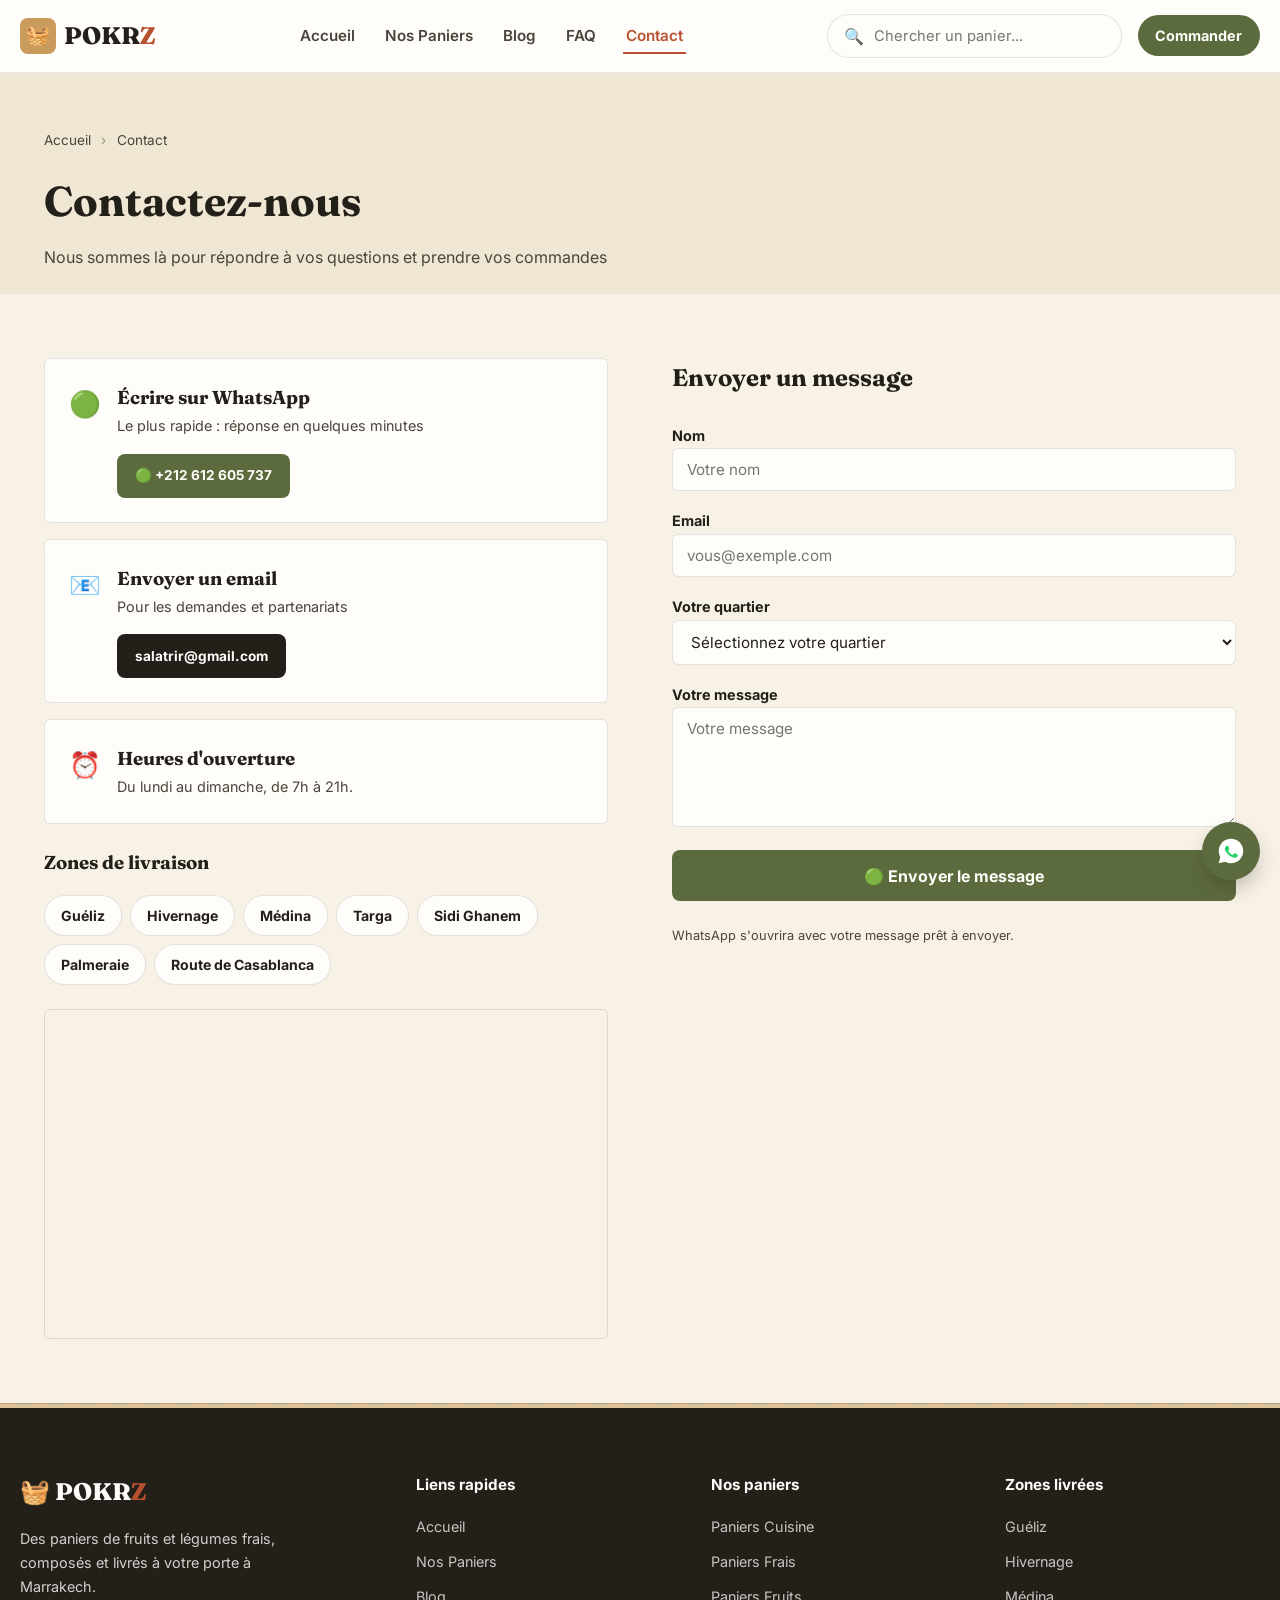
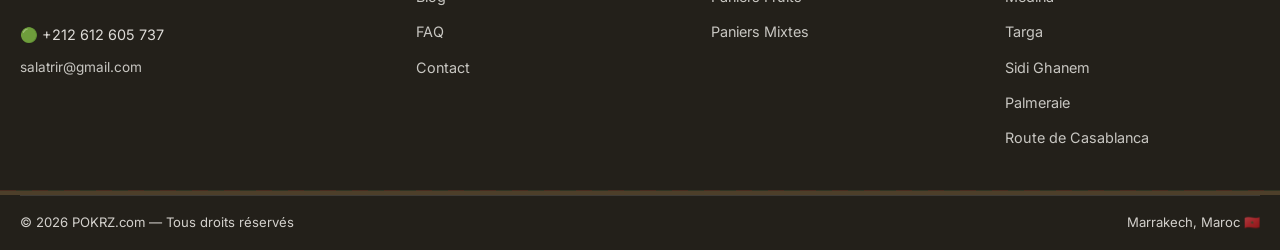
<file: contact.html>
<!DOCTYPE html>
<html lang="fr" dir="ltr">
<head>
  <meta charset="UTF-8">
  <meta name="viewport" content="width=device-width, initial-scale=1.0">
  <title>Contact — POKRZ Marrakech</title>
  <meta name="description" content="Contactez POKRZ pour vos paniers de fruits et légumes frais à Marrakech. Écrivez-nous sur WhatsApp ou par email.">
  <link rel="canonical" href="https://pokrz.com/contact.html">
  <meta name="theme-color" content="#5C6B3D">
  <link rel="manifest" href="manifest.json">
  <link rel="preconnect" href="https://fonts.googleapis.com">
  <link rel="preconnect" href="https://fonts.gstatic.com" crossorigin>
  <link href="https://fonts.googleapis.com/css2?family=Fraunces:ital,wght@0,700;0,800;1,500&family=Inter:wght@400;600;700&display=swap" rel="stylesheet">
  <link rel="stylesheet" href="assets/css/style.css">
</head>
<body>
<div id="site-header-placeholder"></div>

<main id="main-content">

  <div class="page-head">
    <div class="wrap">
      <nav class="breadcrumbs" aria-label="breadcrumb">
        <a href="index.html">Accueil</a>
        <span class="sep">›</span>
        <span>Contact</span>
      </nav>
      <h1>Contactez-nous</h1>
      <p>Nous sommes là pour répondre à vos questions et prendre vos commandes</p>
    </div>
  </div>

  <section class="section">
    <div class="wrap">
      <div class="contact-grid">

        <div>
          <div class="contact-card">
            <span class="icon">🟢</span>
            <div>
              <h3>Écrire sur WhatsApp</h3>
              <p style="color:var(--color-ink-soft);font-size:.9rem;">Le plus rapide : réponse en quelques minutes</p>
              <a href="https://wa.me/212612605737" target="_blank" rel="noopener" class="btn btn-primary btn-sm mt-2">
                🟢 +212 612 605 737
              </a>
            </div>
          </div>

          <div class="contact-card">
            <span class="icon">📧</span>
            <div>
              <h3>Envoyer un email</h3>
              <p style="color:var(--color-ink-soft);font-size:.9rem;">Pour les demandes et partenariats</p>
              <a href="mailto:salatrir@gmail.com" class="btn btn-dark btn-sm mt-2">
                salatrir@gmail.com
              </a>
            </div>
          </div>

          <div class="contact-card">
            <span class="icon">⏰</span>
            <div>
              <h3>Heures d'ouverture</h3>
              <p style="color:var(--color-ink-soft);font-size:.9rem;">Du lundi au dimanche, de 7h à 21h.</p>
            </div>
          </div>

          <h3 style="margin:var(--space-3) 0 var(--space-2);">Zones de livraison</h3>
          <div style="display:flex;flex-wrap:wrap;gap:.5rem;">
            <span class="area-pill">Guéliz</span>
            <span class="area-pill">Hivernage</span>
            <span class="area-pill">Médina</span>
            <span class="area-pill">Targa</span>
            <span class="area-pill">Sidi Ghanem</span>
            <span class="area-pill">Palmeraie</span>
            <span class="area-pill">Route de Casablanca</span>
          </div>

          <div class="map-frame">
            <iframe
              src="https://www.openstreetmap.org/export/embed.html?bbox=-8.05%2C31.59%2C-7.90%2C31.67&layer=mapnik&marker=31.6295%2C-7.9811"
              title="Carte de Marrakech — POKRZ"
              loading="lazy"
              allowfullscreen>
            </iframe>
          </div>
        </div>

        <div>
          <h2 style="margin-bottom:var(--space-3);">Envoyer un message</h2>
          <form class="contact-form" id="contact-form" novalidate>
            <div>
              <label for="f-name">Nom</label>
              <input type="text" id="f-name" name="name" required placeholder="Votre nom">
            </div>
            <div>
              <label for="f-email">Email</label>
              <input type="email" id="f-email" name="email" placeholder="vous@exemple.com">
            </div>
            <div>
              <label for="f-area">Votre quartier</label>
              <select id="f-area" name="area">
                <option value="">Sélectionnez votre quartier</option>
                <option>Guéliz</option>
                <option>Hivernage</option>
                <option>Médina</option>
                <option>Targa</option>
                <option>Sidi Ghanem</option>
                <option>Palmeraie</option>
                <option>Route de Casablanca</option>
                <option>Autre quartier</option>
              </select>
            </div>
            <div>
              <label for="f-msg">Votre message</label>
              <textarea id="f-msg" name="message" rows="5" required placeholder="Votre message"></textarea>
            </div>
            <button type="submit" class="btn btn-primary btn-block">
              🟢 Envoyer le message
            </button>
            <p style="font-size:.8rem;color:var(--color-ink-soft);margin-top:.5rem;">
              WhatsApp s'ouvrira avec votre message prêt à envoyer.
            </p>
          </form>
        </div>

      </div>
    </div>
  </section>

</main>

<div id="site-footer-placeholder"></div>
<script src="assets/js/paniers.js"></script>
<script src="assets/js/app.js"></script>
</body>
</html>
</file>
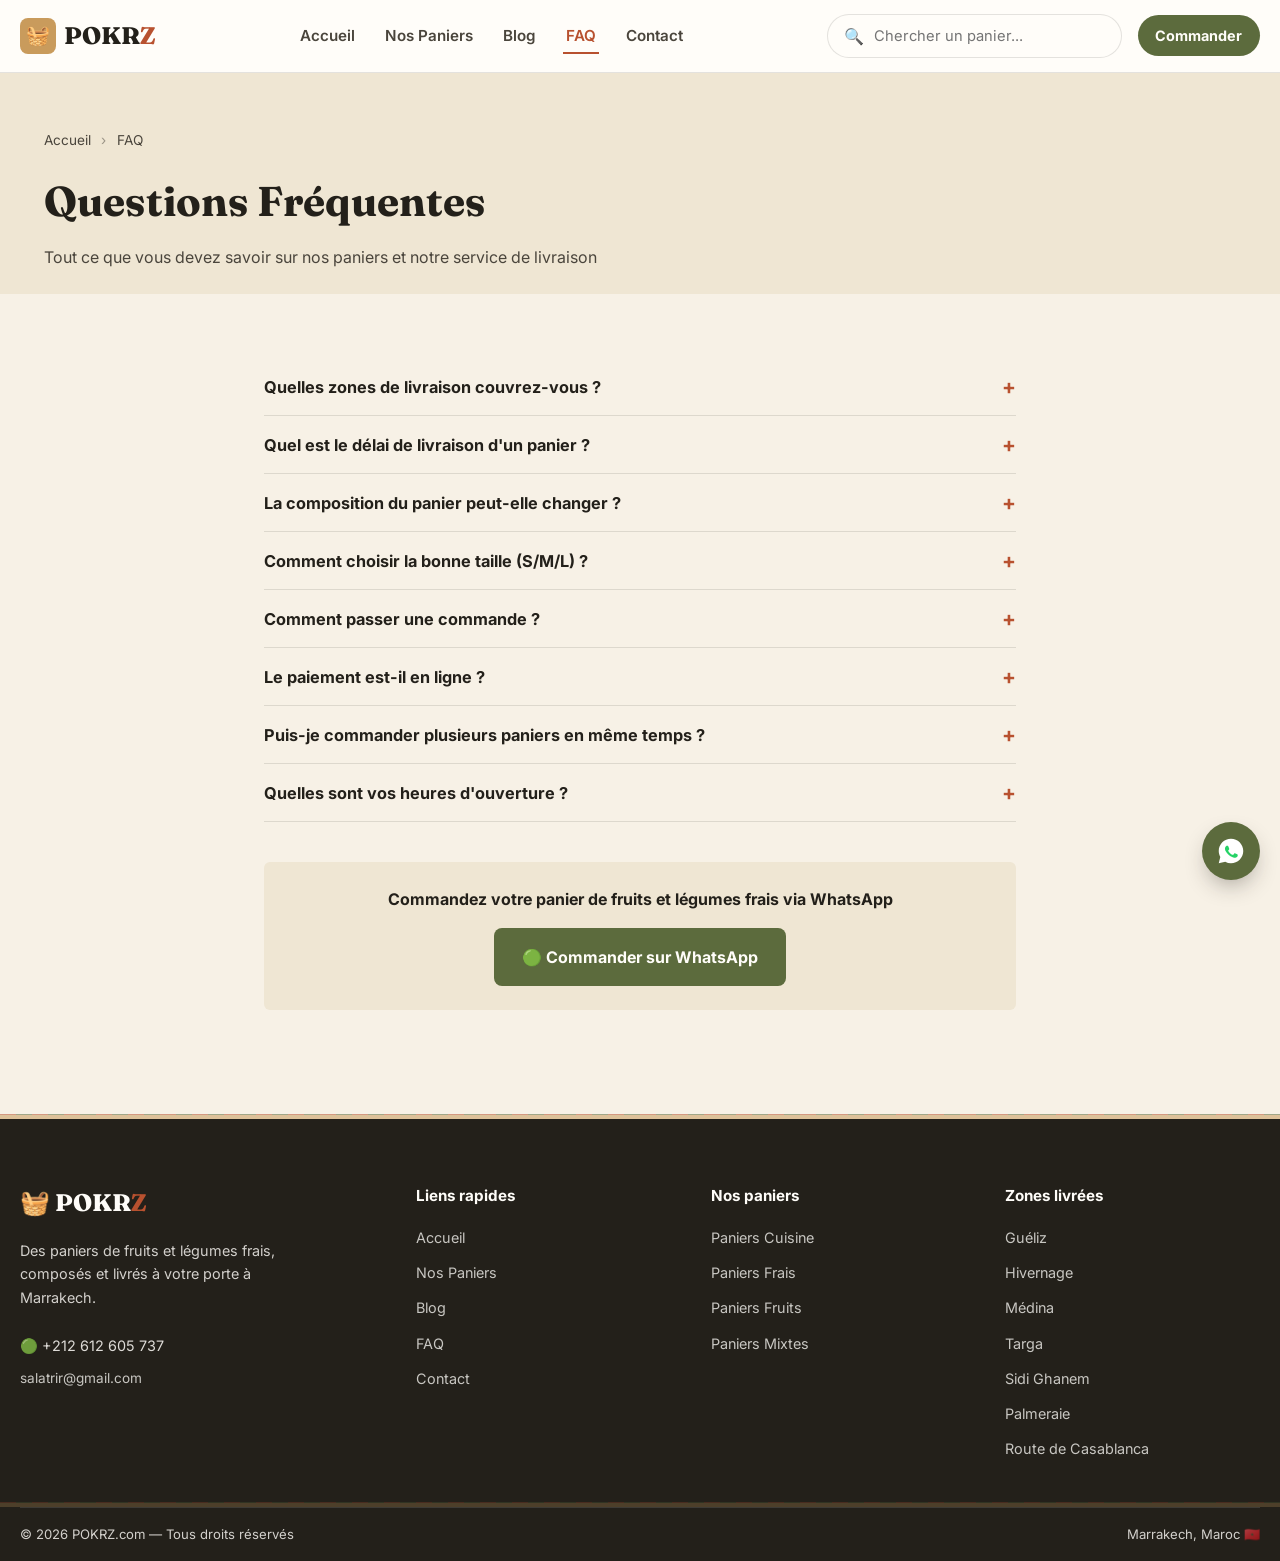
<file: faq.html>
<!DOCTYPE html>
<html lang="fr" dir="ltr">
<head>
  <meta charset="UTF-8">
  <meta name="viewport" content="width=device-width, initial-scale=1.0">
  <title>FAQ — Questions Fréquentes | POKRZ Marrakech</title>
  <meta name="description" content="Questions fréquentes sur nos paniers de fruits et légumes frais à Marrakech : zones de livraison, tailles, délais, paiement.">
  <link rel="canonical" href="https://pokrz.com/faq.html">
  <meta name="theme-color" content="#5C6B3D">
  <link rel="manifest" href="manifest.json">
  <link rel="preconnect" href="https://fonts.googleapis.com">
  <link rel="preconnect" href="https://fonts.gstatic.com" crossorigin>
  <link href="https://fonts.googleapis.com/css2?family=Fraunces:ital,wght@0,700;0,800;1,500&family=Inter:wght@400;600;700&display=swap" rel="stylesheet">
  <link rel="stylesheet" href="assets/css/style.css">

  <script type="application/ld+json">
  {
    "@context": "https://schema.org",
    "@type": "FAQPage",
    "mainEntity": [
      {"@type":"Question","name":"Quelles zones de livraison couvrez-vous ?","acceptedAnswer":{"@type":"Answer","text":"Nous livrons à Guéliz, Hivernage, Médina, Targa, Sidi Ghanem, Route de Casablanca et Palmeraie."}},
      {"@type":"Question","name":"Quel est le délai de livraison ?","acceptedAnswer":{"@type":"Answer","text":"En général 1 à 3 heures selon la zone et les horaires de pointe."}},
      {"@type":"Question","name":"La composition du panier peut-elle changer ?","acceptedAnswer":{"@type":"Answer","text":"Chaque panier a une composition fixe ; un ingrédient manquant est remplacé par un équivalent de qualité similaire."}},
      {"@type":"Question","name":"Comment choisir la bonne taille ?","acceptedAnswer":{"@type":"Answer","text":"S convient à 2-3 personnes, M à 4-5 personnes, L à 6-8 personnes ou plus."}},
      {"@type":"Question","name":"Le paiement est-il en ligne ?","acceptedAnswer":{"@type":"Answer","text":"Non, paiement à la livraison uniquement, en dirhams marocains."}}
    ]
  }
  </script>
</head>
<body>
<div id="site-header-placeholder"></div>

<main id="main-content">

  <div class="page-head">
    <div class="wrap">
      <nav class="breadcrumbs" aria-label="breadcrumb">
        <a href="index.html">Accueil</a>
        <span class="sep">›</span>
        <span>FAQ</span>
      </nav>
      <h1>Questions Fréquentes</h1>
      <p>Tout ce que vous devez savoir sur nos paniers et notre service de livraison</p>
    </div>
  </div>

  <section class="section">
    <div class="wrap" style="max-width:800px;">
      <div id="faq-list"></div>

      <div class="article-cta mt-3" style="margin-top:var(--space-4);">
        <p>Commandez votre panier de fruits et légumes frais via WhatsApp</p>
        <a href="https://wa.me/212612605737" target="_blank" rel="noopener" class="btn btn-primary">
          🟢 Commander sur WhatsApp
        </a>
      </div>
    </div>
  </section>

</main>

<div id="site-footer-placeholder"></div>
<script src="assets/js/paniers.js"></script>
<script src="assets/js/app.js"></script>
</body>
</html>
</file>
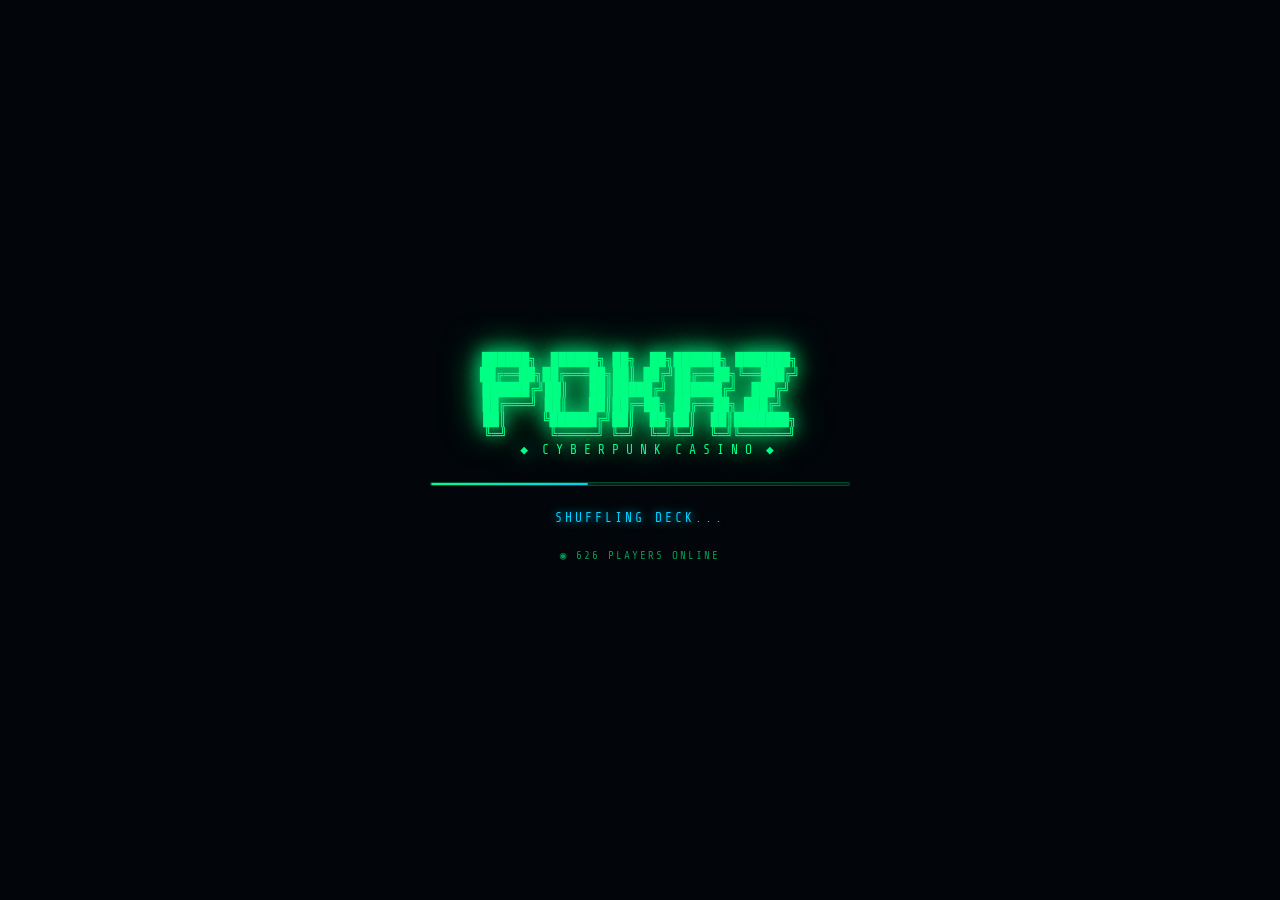
<file: index-6.html>
<!DOCTYPE html>
<html lang="en">
<head>
<meta charset="UTF-8">
<meta name="viewport" content="width=device-width, initial-scale=1.0, maximum-scale=1.0, user-scalable=no">
<title>POKRZ — Cyberpunk Casino</title>
<link rel="preconnect" href="https://fonts.googleapis.com">
<link href="https://fonts.googleapis.com/css2?family=Orbitron:wght@400;700;900&family=Rajdhani:wght@300;400;600;700&family=Share+Tech+Mono&display=swap" rel="stylesheet">

<style>
:root {
  --neon-green: #00ff88;
  --neon-blue: #00cfff;
  --neon-pink: #ff00aa;
  --neon-gold: #ffd700;
  --neon-purple: #aa00ff;
  --bg-dark: #050a12;
  --bg-panel: rgba(10,20,35,0.92);
  --bg-card: rgba(15,30,50,0.85);
  --felt: #0d3d2a;
  --felt-light: #0f4f35;
  --border-glow: rgba(0,255,136,0.3);
  --text-main: #e0f0ff;
  --text-dim: #6a8aaa;
  --chip-red: #e83030;
  --chip-blue: #2060e8;
  --chip-green: #20c060;
  --chip-black: #111;
  --chip-gold: #c8a020;
}

* { margin:0; padding:0; box-sizing:border-box; }

body {
  background: var(--bg-dark);
  font-family: 'Rajdhani', sans-serif;
  font-synthesis: none;
  color: var(--text-main);
  overflow: hidden;
  height: 100vh;
  width: 100vw;
  user-select: none;
}

/* ====== LOADING SCREEN ====== */
#loading-screen {
  position: fixed; inset:0; z-index:9999;
  background: #020509;
  display:flex; flex-direction:column; align-items:center; justify-content:center;
  gap:24px;
}
.ascii-logo {
  font-family: 'Share Tech Mono', monospace;
  font-size: clamp(7px,1.4vw,13px);
  color: var(--neon-green);
  text-align:center;
  line-height:1.15;
  text-shadow: 0 0 18px var(--neon-green), 0 0 40px var(--neon-green);
  white-space:pre;
  animation: glitchPulse 2.5s infinite;
}
@keyframes glitchPulse {
  0%,100%{opacity:1;filter:brightness(1);}
  45%{opacity:1;filter:brightness(1.3) hue-rotate(5deg);}
  47%{opacity:0.7;filter:brightness(2) hue-rotate(-10deg) blur(1px);}
  49%{opacity:1;filter:brightness(1);}
  85%{opacity:1;}
  86%{opacity:0.6;filter:brightness(1.8) saturate(2);}
  87%{opacity:1;}
}
.loading-bar-wrap {
  width: min(420px, 80vw);
  height:4px;
  background: rgba(0,255,136,0.1);
  border-radius:4px;
  overflow:hidden;
  border:1px solid rgba(0,255,136,0.2);
}
.loading-bar {
  height:100%;
  width:0%;
  background: linear-gradient(90deg, var(--neon-green), var(--neon-blue));
  border-radius:4px;
  box-shadow: 0 0 12px var(--neon-green);
  transition: width 0.15s ease;
}
.loading-text {
  font-family:'Share Tech Mono',monospace;
  font-size:13px;
  color: var(--neon-blue);
  letter-spacing:3px;
  text-shadow: 0 0 10px var(--neon-blue);
}
.online-count {
  font-family:'Share Tech Mono',monospace;
  font-size:11px;
  color: rgba(0,255,136,0.6);
  letter-spacing:2px;
}

/* ====== MAIN APP ====== */
#app {
  display:none;
  height:100vh;
  width:100vw;
  flex-direction:column;
  overflow:hidden;
  position:relative;
}
#app.visible { display:flex; }

/* Background animated gradient */
#app::before {
  content:'';
  position:absolute;
  inset:0;
  background:
    radial-gradient(ellipse 80% 50% at 50% -10%, rgba(0,80,40,0.25) 0%, transparent 70%),
    radial-gradient(ellipse 60% 40% at 10% 110%, rgba(0,50,100,0.2) 0%, transparent 60%),
    radial-gradient(ellipse 50% 40% at 90% 110%, rgba(100,0,80,0.15) 0%, transparent 60%),
    var(--bg-dark);
  z-index:0;
  animation: bgShift 12s ease-in-out infinite alternate;
}
@keyframes bgShift {
  0%{filter:hue-rotate(0deg);}
  100%{filter:hue-rotate(20deg);}
}

/* ====== HEADER ====== */
#header {
  position:relative; z-index:10;
  display:flex; align-items:center; justify-content:space-between;
  padding: 8px 16px;
  background: rgba(5,10,20,0.9);
  border-bottom: 1px solid rgba(0,255,136,0.2);
  box-shadow: 0 0 30px rgba(0,255,136,0.1);
  flex-shrink:0;
}
.logo-text {
  font-family:'Orbitron',monospace;
  font-size: clamp(18px,3vw,28px);
  font-weight:900;
  letter-spacing:6px;
  background: linear-gradient(135deg, var(--neon-green), var(--neon-blue));
  -webkit-background-clip:text; background-clip:text;
  -webkit-text-fill-color:transparent;
  text-shadow:none;
  filter: drop-shadow(0 0 10px rgba(0,255,136,0.5));
}
.header-center {
  display:flex; gap:12px; align-items:center;
}
.header-right {
  display:flex; gap:10px; align-items:center;
}
.online-badge {
  font-family:'Share Tech Mono',monospace;
  font-size:11px;
  color: var(--neon-green);
  background: rgba(0,255,136,0.08);
  border:1px solid rgba(0,255,136,0.25);
  border-radius:20px;
  padding:3px 10px;
  animation: pulseBadge 2s infinite;
}
@keyframes pulseBadge {
  0%,100%{box-shadow:0 0 6px rgba(0,255,136,0.2);}
  50%{box-shadow:0 0 14px rgba(0,255,136,0.5);}
}
.icon-btn {
  font-style: normal;
  width:34px; height:34px;
  border:1px solid rgba(0,255,136,0.25);
  background: rgba(0,255,136,0.06);
  border-radius:8px;
  display:flex; align-items:center; justify-content:center;
  cursor:pointer;
  color: var(--neon-green);
  font-size:16px;
  transition:all 0.2s;
}
.icon-btn:hover { background:rgba(0,255,136,0.15); border-color:var(--neon-green); box-shadow:0 0 12px rgba(0,255,136,0.3); }

/* Player info pill */
.player-pill {
  display:flex; align-items:center; gap:8px;
  background: rgba(0,207,255,0.06);
  border:1px solid rgba(0,207,255,0.2);
  border-radius:20px;
  padding:4px 12px 4px 6px;
  cursor:pointer;
}
.player-avatar {
  width:26px; height:26px;
  border-radius:50%;
  background: linear-gradient(135deg, var(--neon-blue), var(--neon-purple));
  display:flex; align-items:center; justify-content:center;
  font-size:12px; font-weight:700;
  color:#fff;
  font-family:'Orbitron',monospace;
}
.player-name-hd {
  font-family:'Orbitron',monospace;
  font-size:11px;
  color: var(--neon-blue);
  letter-spacing:1px;
}
.player-chips-hd {
  font-family:'Share Tech Mono',monospace;
  font-size:10px;
  color: var(--neon-gold);
}

/* XP bar in header */
.xp-bar-wrap {
  width:80px; height:4px;
  background:rgba(255,215,0,0.1);
  border-radius:4px;
  overflow:hidden;
}
.xp-bar {
  height:100%;
  background: linear-gradient(90deg, var(--neon-gold), var(--neon-pink));
  border-radius:4px;
  box-shadow:0 0 8px var(--neon-gold);
  transition: width 0.8s ease;
}

/* ====== TABLE AREA ====== */
#game-area {
  position:relative; z-index:5;
  flex:1;
  display:flex; flex-direction:column; align-items:center; justify-content:flex-start;
  overflow:hidden;
  padding: 0 0 4px 0;
}

/* Felt table */
#poker-table {
  position:relative;
  width: min(95vw, 860px);
  margin: 0 auto;
  flex-shrink:0;
}
.table-felt {
  background: radial-gradient(ellipse 90% 70% at 50% 50%, var(--felt-light), var(--felt));
  border-radius: 50%;
  border: 3px solid rgba(0,255,136,0.35);
  box-shadow:
    0 0 0 6px rgba(40,20,8,0.8),
    0 0 0 9px rgba(0,255,136,0.12),
    0 0 60px rgba(0,255,136,0.12),
    inset 0 0 80px rgba(0,0,0,0.4);
  display:flex;
  flex-direction:column;
  align-items:center;
  justify-content:center;
  padding: 14px 0;
  position:relative;
  overflow:visible;
}

/* Table logo watermark */
.table-felt::after {
  content:'POKRZ';
  position:absolute;
  font-family:'Orbitron',monospace;
  font-size:clamp(20px,5vw,48px);
  font-weight:900;
  letter-spacing:12px;
  color:rgba(0,255,136,0.04);
  pointer-events:none;
  text-align:center;
}

/* Community cards area */
#community-cards {
  display:flex; gap:8px; align-items:center; justify-content:center;
  min-height: 80px;
  margin: 4px 0;
}

/* Pot display */
#pot-display {
  display:flex; align-items:center; gap:8px;
  background:rgba(0,0,0,0.35);
  border:1px solid rgba(255,215,0,0.3);
  border-radius:20px;
  padding:4px 16px;
  margin: 2px 0 6px;
}
.pot-label {
  font-family:'Orbitron',monospace;
  font-size:10px;
  color: var(--text-dim);
  letter-spacing:2px;
}
.pot-amount {
  font-family:'Share Tech Mono',monospace;
  font-size:18px;
  color: var(--neon-gold);
  text-shadow: 0 0 12px var(--neon-gold);
  transition: all 0.3s;
}

/* Phase indicator */
#phase-display {
  font-family:'Share Tech Mono',monospace;
  font-size:11px;
  color: var(--neon-blue);
  letter-spacing:3px;
  text-transform:uppercase;
  margin-bottom:4px;
  text-shadow: 0 0 8px var(--neon-blue);
}

/* ====== CARDS ====== */
.card {
  width: clamp(44px, 7vw, 62px);
  height: clamp(62px, 10vw, 88px);
  border-radius: 7px;
  display:flex; flex-direction:column; align-items:center; justify-content:center;
  font-family:'Orbitron',monospace;
  font-weight:700;
  cursor:default;
  position:relative;
  transition: transform 0.3s cubic-bezier(0.34,1.56,0.64,1);
  transform-style: preserve-3d;
  flex-shrink:0;
}
.card.face-up {
  background: linear-gradient(145deg, #fff 0%, #f0f4f8 100%);
  border: 1.5px solid rgba(255,255,255,0.9);
  box-shadow: 0 4px 20px rgba(0,0,0,0.5), 0 0 0 1px rgba(255,255,255,0.4);
}
.card.face-down {
  background: linear-gradient(135deg, #0a1830 30%, #1a3060 100%);
  border: 1.5px solid rgba(0,150,255,0.4);
  box-shadow: 0 4px 15px rgba(0,0,0,0.5);
}
.card.face-down::before {
  content:'';
  position:absolute; inset:4px;
  border-radius:4px;
  border:1px solid rgba(0,150,255,0.25);
  background: repeating-linear-gradient(45deg, transparent, transparent 4px, rgba(0,100,200,0.07) 4px, rgba(0,100,200,0.07) 8px);
}
.card-rank {
  font-size: clamp(13px, 2.5vw, 20px);
  line-height:1;
  font-weight:900;
}
.card-suit {
  font-size: clamp(14px, 2.8vw, 22px);
  line-height:1;
}
.card.red .card-rank, .card.red .card-suit { color: #c8001a; }
.card.black .card-rank, .card.black .card-suit { color: #111; }
.card.community {
  box-shadow: 0 4px 20px rgba(0,0,0,0.5), 0 0 20px rgba(0,255,136,0.2);
}
.card.highlight {
  box-shadow: 0 4px 20px rgba(0,0,0,0.5), 0 0 25px rgba(255,215,0,0.7) !important;
  transform: translateY(-6px) scale(1.05);
}
.card-deal-anim {
  animation: cardDeal 0.4s cubic-bezier(0.34,1.56,0.64,1) forwards;
}
@keyframes cardDeal {
  from { transform: scale(0.4) translateY(-30px) rotate(-15deg); opacity:0; }
  to { transform: scale(1) translateY(0) rotate(0deg); opacity:1; }
}
.card-flip-anim { animation: cardFlip 0.5s ease forwards; }
@keyframes cardFlip {
  0%{transform:scaleX(1);}50%{transform:scaleX(0);}100%{transform:scaleX(1);}
}

/* ====== PLAYERS ====== */
#players-area {
  position:relative;
  width:100%;
  display:flex;
  align-items:center;
  justify-content:center;
}
.player-seat {
  position:absolute;
  display:flex;
  flex-direction:column;
  align-items:center;
  gap:3px;
  transition: all 0.3s;
}
.player-avatar-big {
  width: clamp(36px, 6vw, 52px);
  height: clamp(36px, 6vw, 52px);
  border-radius:50%;
  border:2px solid rgba(0,255,136,0.3);
  display:flex; align-items:center; justify-content:center;
  font-family:'Orbitron',monospace;
  font-size: clamp(12px,2vw,18px);
  font-weight:900;
  position:relative;
  transition: all 0.3s;
  box-shadow: 0 0 15px rgba(0,0,0,0.5);
}
.player-seat.active .player-avatar-big {
  border-color: var(--neon-green);
  box-shadow: 0 0 20px rgba(0,255,136,0.5);
  animation: activePulse 1s infinite;
}
@keyframes activePulse {
  0%,100%{box-shadow:0 0 15px rgba(0,255,136,0.4);}
  50%{box-shadow:0 0 30px rgba(0,255,136,0.8);}
}
.player-seat.folded .player-avatar-big { opacity:0.4; filter:grayscale(1); }
.player-seat.folded { opacity:0.5; }

.player-name-badge {
  font-family:'Orbitron',monospace;
  font-size: clamp(7px, 1.2vw, 11px);
  letter-spacing:1px;
  white-space:nowrap;
  color: var(--text-main);
  background: rgba(0,0,0,0.5);
  padding:2px 7px;
  border-radius:10px;
  border:1px solid rgba(255,255,255,0.1);
}
.player-chips-badge {
  font-family:'Share Tech Mono',monospace;
  font-size: clamp(8px, 1.3vw, 11px);
  color: var(--neon-gold);
  text-shadow:0 0 8px var(--neon-gold);
}
.player-bet-badge {
  font-family:'Share Tech Mono',monospace;
  font-size: clamp(8px,1.2vw,11px);
  color: var(--neon-blue);
  background: rgba(0,50,80,0.7);
  padding:1px 7px;
  border-radius:10px;
  border:1px solid rgba(0,207,255,0.3);
  min-height:16px;
  display:flex; align-items:center;
}
.player-cards {
  display:flex; gap:3px;
}
.player-cards .card {
  width: clamp(26px,4.5vw,38px);
  height: clamp(36px,6.5vw,54px);
}
.player-cards .card .card-rank { font-size:clamp(8px,1.5vw,13px); }
.player-cards .card .card-suit { font-size:clamp(9px,1.6vw,14px); }

/* Dealer button */
.dealer-btn {
  position:absolute;
  width:20px; height:20px;
  border-radius:50%;
  background: linear-gradient(135deg, #fff, #ccc);
  border:2px solid #888;
  display:flex; align-items:center; justify-content:center;
  font-size:9px; font-weight:900; color:#333;
  box-shadow:0 2px 8px rgba(0,0,0,0.5);
  top:-10px; right:-10px;
  z-index:5;
  font-family:'Orbitron',monospace;
}

/* Timer ring */
.timer-ring {
  position:absolute;
  inset:-3px;
  border-radius:50%;
  border:2px solid transparent;
  border-top-color: var(--neon-green);
  animation: timerSpin 20s linear forwards;
  transition: none;
}
@keyframes timerSpin {
  from{ transform:rotate(0deg); }
  to{ transform:rotate(360deg); }
}

/* Hand label */
.hand-label {
  position:absolute;
  bottom:-18px;
  left:50%;
  transform:translateX(-50%);
  font-family:'Share Tech Mono',monospace;
  font-size:9px;
  color: var(--neon-gold);
  white-space:nowrap;
  background:rgba(0,0,0,0.6);
  padding:1px 6px;
  border-radius:6px;
  text-shadow:0 0 6px var(--neon-gold);
  pointer-events:none;
}

/* ====== BOTTOM PANEL ====== */
#bottom-panel {
  position:relative; z-index:10;
  background: rgba(5,10,20,0.95);
  border-top:1px solid rgba(0,255,136,0.15);
  padding: 8px 12px;
  display:flex;
  flex-direction:column;
  gap:6px;
  flex-shrink:0;
}

/* Player's own cards */
#my-cards-area {
  display:flex;
  align-items:center;
  justify-content:center;
  gap:8px;
}
#my-cards-area .card {
  width: clamp(46px,8vw,66px);
  height: clamp(64px,11vw,92px);
  box-shadow: 0 6px 25px rgba(0,0,0,0.6), 0 0 15px rgba(0,255,136,0.15);
}
#my-cards-area .card .card-rank { font-size:clamp(15px,3vw,24px); }
#my-cards-area .card .card-suit { font-size:clamp(16px,3.2vw,26px); }
#my-cards-area .card:hover { transform:translateY(-6px) scale(1.04); }

/* Action buttons */
#action-area {
  display:flex;
  gap:6px;
  align-items:center;
  justify-content:center;
  flex-wrap:wrap;
}
.action-btn {
  font-family:'Orbitron',monospace;
  font-size: clamp(10px,1.5vw,13px);
  font-weight:700;
  letter-spacing:2px;
  padding: 8px 16px;
  border-radius:8px;
  border:none;
  cursor:pointer;
  transition:all 0.2s;
  text-transform:uppercase;
  flex-shrink:0;
  position:relative;
  overflow:hidden;
}
.action-btn::before {
  content:'';
  position:absolute;
  top:0; left:-100%;
  width:100%; height:100%;
  background: linear-gradient(90deg, transparent, rgba(255,255,255,0.15), transparent);
  transition:left 0.3s;
}
.action-btn:hover::before { left:100%; }
.action-btn:disabled {
  opacity:0.3;
  cursor:not-allowed;
  transform:none !important;
}
.btn-fold {
  background: linear-gradient(135deg, #600, #900);
  color:#ffaaaa;
  border:1px solid rgba(255,50,50,0.4);
  box-shadow:0 0 15px rgba(200,0,0,0.2);
}
.btn-fold:hover:not(:disabled) { background:linear-gradient(135deg,#800,#c00); box-shadow:0 0 20px rgba(255,0,0,0.4); transform:translateY(-2px); }
.btn-check {
  background: linear-gradient(135deg, #003a60, #005a90);
  color:#aaddff;
  border:1px solid rgba(0,150,255,0.4);
  box-shadow:0 0 15px rgba(0,100,200,0.2);
}
.btn-check:hover:not(:disabled) { background:linear-gradient(135deg,#004070,#0070b0); box-shadow:0 0 20px rgba(0,150,255,0.4); transform:translateY(-2px); }
.btn-call {
  background: linear-gradient(135deg, #005030, #008050);
  color:#aaffcc;
  border:1px solid rgba(0,200,100,0.4);
  box-shadow:0 0 15px rgba(0,150,80,0.2);
}
.btn-call:hover:not(:disabled) { background:linear-gradient(135deg,#006040,#00a060); box-shadow:0 0 20px rgba(0,255,136,0.4); transform:translateY(-2px); }
.btn-raise {
  background: linear-gradient(135deg, #604000, #906000);
  color:#ffd080;
  border:1px solid rgba(255,180,0,0.4);
  box-shadow:0 0 15px rgba(200,140,0,0.2);
}
.btn-raise:hover:not(:disabled) { background:linear-gradient(135deg,#705000,#a07000); box-shadow:0 0 20px rgba(255,200,0,0.4); transform:translateY(-2px); }
.btn-allin {
  background: linear-gradient(135deg, #500060, #800090);
  color:#e0aaff;
  border:1px solid rgba(180,0,255,0.4);
  box-shadow:0 0 15px rgba(150,0,200,0.2);
  animation: allInGlow 1.5s infinite;
}
@keyframes allInGlow {
  0%,100%{box-shadow:0 0 15px rgba(150,0,200,0.2);}
  50%{box-shadow:0 0 30px rgba(200,0,255,0.6);}
}
.btn-allin:hover:not(:disabled) { background:linear-gradient(135deg,#600070,#9000b0); transform:translateY(-2px); }

/* Raise slider */
#raise-area {
  display:flex; gap:8px; align-items:center;
  width:100%;
  max-width:460px;
  margin:0 auto;
}
#raise-slider {
  flex:1;
  -webkit-appearance:none;
  height:4px;
  border-radius:4px;
  background: linear-gradient(90deg, var(--neon-green), var(--neon-blue));
  outline:none;
}
#raise-slider::-webkit-slider-thumb {
  -webkit-appearance:none;
  width:16px; height:16px;
  border-radius:50%;
  background: var(--neon-gold);
  box-shadow:0 0 8px var(--neon-gold);
  cursor:pointer;
}
#raise-val {
  font-family:'Share Tech Mono',monospace;
  font-size:16px;
  color: var(--neon-gold);
  min-width:60px;
  text-align:right;
}
.raise-label {
  font-family:'Share Tech Mono',monospace;
  font-size:11px;
  color:var(--text-dim);
  white-space:nowrap;
}

/* Status text */
#status-text {
  font-family:'Orbitron',monospace;
  font-size:clamp(10px,2vw,14px);
  color: var(--neon-green);
  text-align:center;
  letter-spacing:2px;
  min-height:20px;
  text-shadow:0 0 10px var(--neon-green);
}

/* ====== SIDEBARS ====== */
#sidebars {
  position:fixed;
  right:12px; bottom:130px;
  z-index:20;
  display:flex;
  flex-direction:column;
  gap:8px;
}

/* ====== CHAT PANEL ====== */
#chat-panel {
  position:fixed;
  right:0; bottom:0;
  width: min(340px, 92vw);
  height: min(320px, 40vh);
  background: var(--bg-panel);
  border:1px solid rgba(0,255,136,0.2);
  border-radius:12px 12px 0 0;
  display:flex;
  flex-direction:column;
  z-index:30;
  transform: translateX(calc(100% + 12px));
  transition:transform 0.35s cubic-bezier(0.34,1.56,0.64,1);
  box-shadow: -5px -5px 30px rgba(0,0,0,0.4);
  overflow:hidden;
}
#chat-panel.open { transform:translateX(0); }
.chat-header {
  display:flex; align-items:center; justify-content:space-between;
  padding:8px 14px;
  background: rgba(0,255,136,0.07);
  border-bottom:1px solid rgba(0,255,136,0.15);
  flex-shrink:0;
}
.chat-title {
  font-family:'Orbitron',monospace;
  font-size:12px;
  letter-spacing:2px;
  color:var(--neon-green);
}
.ai-badge {
  font-family:'Share Tech Mono',monospace;
  font-size:10px;
  padding:2px 8px;
  border-radius:10px;
  background:linear-gradient(135deg,rgba(170,0,255,0.3),rgba(0,207,255,0.3));
  border:1px solid rgba(170,0,255,0.4);
  color:#e0c0ff;
  animation:pulseBadge 2s infinite;
}
#chat-messages {
  flex:1;
  overflow-y:auto;
  padding:10px 14px;
  display:flex;
  flex-direction:column;
  gap:8px;
  scroll-behavior:smooth;
}
#chat-messages::-webkit-scrollbar { width:4px; }
#chat-messages::-webkit-scrollbar-track { background:rgba(0,0,0,0.2); }
#chat-messages::-webkit-scrollbar-thumb { background:rgba(0,255,136,0.3); border-radius:4px; }
.chat-msg {
  padding:7px 11px;
  border-radius:10px;
  font-family:'Rajdhani',sans-serif;
  font-size:13px;
  line-height:1.4;
  animation: chatIn 0.3s ease;
}
@keyframes chatIn {
  from{transform:translateX(20px);opacity:0;}
  to{transform:translateX(0);opacity:1;}
}
.chat-msg.ai {
  background:rgba(170,0,255,0.1);
  border:1px solid rgba(170,0,255,0.2);
  color:#e0c0ff;
  align-self:flex-start;
}
.chat-msg.ai .msg-sender {
  font-family:'Orbitron',monospace;
  font-size:9px;
  color:var(--neon-purple);
  margin-bottom:3px;
  letter-spacing:1px;
}
.chat-msg.system {
  background:rgba(0,207,255,0.07);
  border:1px solid rgba(0,207,255,0.15);
  color:var(--text-dim);
  font-size:11px;
  text-align:center;
  font-family:'Share Tech Mono',monospace;
}
.chat-input-area {
  display:flex; gap:6px;
  padding:8px 12px;
  border-top:1px solid rgba(0,255,136,0.1);
  flex-shrink:0;
}
#chat-input {
  flex:1;
  background:rgba(0,0,0,0.3);
  border:1px solid rgba(0,255,136,0.2);
  border-radius:8px;
  padding:6px 10px;
  color:var(--text-main);
  font-family:'Rajdhani',sans-serif;
  font-size:13px;
  outline:none;
}
#chat-input:focus { border-color:var(--neon-green); box-shadow:0 0 10px rgba(0,255,136,0.2); }
#chat-send {
  width:34px; height:34px;
  background:linear-gradient(135deg,var(--neon-green),var(--neon-blue));
  border:none;
  border-radius:8px;
  cursor:pointer;
  color:#000;
  font-size:16px;
  display:flex; align-items:center; justify-content:center;
  transition:all 0.2s;
}
#chat-send:hover { transform:scale(1.1); box-shadow:0 0 15px rgba(0,255,136,0.5); }
.ai-thinking {
  display:flex; gap:4px; padding:7px 11px;
  background:rgba(170,0,255,0.07);
  border:1px solid rgba(170,0,255,0.15);
  border-radius:10px;
  width:fit-content;
}
.ai-thinking span {
  width:6px; height:6px;
  border-radius:50%;
  background:var(--neon-purple);
  animation:thinking 1s infinite;
}
.ai-thinking span:nth-child(2){animation-delay:0.2s;}
.ai-thinking span:nth-child(3){animation-delay:0.4s;}
@keyframes thinking { 0%,100%{opacity:0.3;transform:translateY(0);} 50%{opacity:1;transform:translateY(-4px);} }

/* ====== STATS / LEADERBOARD PANEL ====== */
#stats-panel {
  position:fixed;
  left:0; top:0; bottom:0;
  width: min(320px, 88vw);
  background: var(--bg-panel);
  border-right:1px solid rgba(0,255,136,0.15);
  z-index:40;
  transform:translateX(-100%);
  transition:transform 0.35s cubic-bezier(0.34,1.56,0.64,1);
  display:flex; flex-direction:column;
  overflow:hidden;
}
#stats-panel.open { transform:translateX(0); }
.panel-header {
  display:flex; align-items:center; justify-content:space-between;
  padding:14px 16px;
  background:rgba(0,255,136,0.06);
  border-bottom:1px solid rgba(0,255,136,0.12);
  flex-shrink:0;
}
.panel-title {
  font-family:'Orbitron',monospace;
  font-size:16px;
  letter-spacing:3px;
  color:var(--neon-green);
}
.close-btn {
  width:28px; height:28px;
  border-radius:6px;
  background:rgba(255,0,0,0.15);
  border:1px solid rgba(255,0,0,0.3);
  color:#ff6666;
  cursor:pointer;
  display:flex; align-items:center; justify-content:center;
  font-size:12px;
  transition:all 0.2s;
}
.close-btn:hover { background:rgba(255,0,0,0.3); }
.panel-content {
  flex:1;
  overflow-y:auto;
  padding:14px 16px;
  display:flex;
  flex-direction:column;
  gap:12px;
}
.panel-content::-webkit-scrollbar { width:4px; }
.panel-content::-webkit-scrollbar-thumb { background:rgba(0,255,136,0.3); border-radius:4px; }
.stat-card {
  background:rgba(0,255,136,0.04);
  border:1px solid rgba(0,255,136,0.12);
  border-radius:10px;
  padding:12px 14px;
}
.stat-card-title {
  font-family:'Share Tech Mono',monospace;
  font-size:10px;
  color:var(--text-dim);
  letter-spacing:2px;
  margin-bottom:8px;
}
.stat-row {
  display:flex; justify-content:space-between; align-items:center;
  margin-bottom:4px;
}
.stat-key { font-size:13px; color:var(--text-dim); }
.stat-val {
  font-family:'Share Tech Mono',monospace;
  font-size:13px;
  color:var(--neon-green);
  text-shadow:0 0 8px rgba(0,255,136,0.5);
}
.lb-row {
  display:flex; align-items:center; gap:10px;
  padding:6px 0;
  border-bottom:1px solid rgba(255,255,255,0.05);
}
.lb-rank {
  font-family:'Orbitron',monospace;
  font-size:12px;
  font-weight:900;
  width:24px;
  text-align:center;
  color:var(--text-dim);
}
.lb-rank.gold { color:var(--neon-gold); text-shadow:0 0 8px var(--neon-gold); }
.lb-rank.silver { color:#ccc; }
.lb-rank.bronze { color:#c87040; }
.lb-name { flex:1; font-family:'Orbitron',monospace; font-size:11px; }
.lb-chips { font-family:'Share Tech Mono',monospace; font-size:11px; color:var(--neon-gold); }

/* ====== SETTINGS PANEL ====== */
#settings-panel {
  position:fixed;
  inset:0;
  z-index:50;
  background:rgba(0,0,0,0.8);
  backdrop-filter:blur(10px);
  display:none;
  align-items:center;
  justify-content:center;
}
#settings-panel.open { display:flex; }
.settings-box {
  background: var(--bg-panel);
  border:1px solid rgba(0,255,136,0.25);
  border-radius:16px;
  padding:24px;
  width: min(380px, 88vw);
  box-shadow: 0 0 60px rgba(0,255,136,0.15);
  display:flex; flex-direction:column; gap:16px;
}
.settings-title {
  font-family:'Orbitron',monospace;
  font-size:18px;
  letter-spacing:4px;
  color:var(--neon-green);
  text-align:center;
  margin-bottom:4px;
}
.setting-row {
  display:flex; align-items:center; justify-content:space-between;
  padding:10px 0;
  border-bottom:1px solid rgba(255,255,255,0.06);
}
.setting-label { font-size:16px; color:var(--text-main); }
.toggle {
  width:44px; height:24px;
  border-radius:12px;
  background:rgba(255,255,255,0.1);
  border:1px solid rgba(255,255,255,0.2);
  cursor:pointer;
  position:relative;
  transition:all 0.3s;
}
.toggle.on { background:var(--neon-green); box-shadow:0 0 12px rgba(0,255,136,0.5); }
.toggle::after {
  content:'';
  position:absolute;
  top:3px; left:3px;
  width:16px; height:16px;
  border-radius:50%;
  background:#fff;
  transition:left 0.3s;
}
.toggle.on::after { left:23px; }
.settings-btn {
  font-family:'Orbitron',monospace;
  font-size:12px;
  letter-spacing:2px;
  padding:10px;
  border-radius:8px;
  border:1px solid rgba(0,255,136,0.3);
  background:rgba(0,255,136,0.08);
  color:var(--neon-green);
  cursor:pointer;
  transition:all 0.2s;
  text-align:center;
}
.settings-btn:hover { background:rgba(0,255,136,0.15); box-shadow:0 0 15px rgba(0,255,136,0.3); }

/* ====== NAME ENTRY ====== */
#name-entry-overlay {
  position:fixed; inset:0; z-index:60;
  background:rgba(0,0,0,0.88);
  backdrop-filter:blur(12px);
  display:flex; align-items:center; justify-content:center;
}
.name-entry-box {
  background:var(--bg-panel);
  border:1px solid rgba(0,255,136,0.3);
  border-radius:16px;
  padding:32px;
  width:min(380px,88vw);
  display:flex; flex-direction:column; align-items:center; gap:20px;
  box-shadow:0 0 60px rgba(0,255,136,0.2);
  animation: fadeInScale 0.5s cubic-bezier(0.34,1.56,0.64,1);
}
@keyframes fadeInScale {
  from{transform:scale(0.7);opacity:0;}
  to{transform:scale(1);opacity:1;}
}
.name-entry-title {
  font-family:'Orbitron',monospace;
  font-size:24px;
  font-weight:900;
  letter-spacing:6px;
  background:linear-gradient(135deg,var(--neon-green),var(--neon-blue));
  -webkit-background-clip:text; background-clip:text;
  -webkit-text-fill-color:transparent;
  text-align:center;
}
.name-entry-sub {
  font-size:13px;
  color:var(--text-dim);
  text-align:center;
  letter-spacing:1px;
}
.name-input {
  width:100%;
  background:rgba(0,0,0,0.4);
  border:1px solid rgba(0,255,136,0.3);
  border-radius:10px;
  padding:12px 16px;
  color:var(--text-main);
  font-family:'Orbitron',monospace;
  font-size:16px;
  text-align:center;
  letter-spacing:3px;
  outline:none;
  transition:all 0.3s;
}
.name-input:focus { border-color:var(--neon-green); box-shadow:0 0 20px rgba(0,255,136,0.3); }
.play-btn {
  width:100%;
  padding:14px;
  border:none;
  border-radius:10px;
  background:linear-gradient(135deg,var(--neon-green),var(--neon-blue));
  color:#000;
  font-family:'Orbitron',monospace;
  font-size:15px;
  font-weight:900;
  letter-spacing:4px;
  cursor:pointer;
  transition:all 0.3s;
  box-shadow:0 0 25px rgba(0,255,136,0.4);
}
.play-btn:hover { transform:translateY(-3px); box-shadow:0 8px 30px rgba(0,255,136,0.6); }

/* ====== WIN OVERLAY ====== */
#win-overlay {
  position:fixed; inset:0; z-index:100;
  background:rgba(0,0,0,0.85);
  display:none;
  flex-direction:column;
  align-items:center;
  justify-content:center;
  gap:20px;
}
#win-overlay.show { display:flex; }
.win-title {
  font-family:'Orbitron',monospace;
  font-size:clamp(28px,6vw,56px);
  font-weight:900;
  letter-spacing:8px;
  text-align:center;
  animation: winPulse 0.8s ease infinite alternate;
}
@keyframes winPulse {
  from{text-shadow:0 0 30px currentColor,0 0 60px currentColor;}
  to{text-shadow:0 0 60px currentColor,0 0 120px currentColor,0 0 200px currentColor;}
}
.win-hand {
  font-family:'Share Tech Mono',monospace;
  font-size:clamp(14px,3vw,22px);
  color:var(--neon-gold);
  letter-spacing:4px;
  text-align:center;
}
.win-chips {
  font-family:'Share Tech Mono',monospace;
  font-size:clamp(18px,4vw,32px);
  color:var(--neon-green);
  text-shadow:0 0 20px var(--neon-green);
}
.continue-btn {
  margin-top:10px;
  padding:12px 32px;
  border:2px solid var(--neon-green);
  background:rgba(0,255,136,0.1);
  border-radius:10px;
  color:var(--neon-green);
  font-family:'Orbitron',monospace;
  font-size:16px;
  letter-spacing:4px;
  cursor:pointer;
  transition:all 0.2s;
}
.continue-btn:hover { background:rgba(0,255,136,0.2); box-shadow:0 0 30px rgba(0,255,136,0.5); }

/* ====== PARTICLES ====== */
#particles-canvas {
  position:fixed; inset:0; pointer-events:none; z-index:1;
}

/* ====== CHIPS VISUAL ====== */
.chip-stack {
  display:flex; gap:3px;
}
.chip-visual {
  width:14px; height:14px;
  border-radius:50%;
  border:2px solid rgba(255,255,255,0.2);
  box-shadow:0 2px 4px rgba(0,0,0,0.4);
}

/* ====== TOAST ====== */
#toast-container {
  position:fixed;
  top:70px; left:50%;
  transform:translateX(-50%);
  z-index:200;
  display:flex; flex-direction:column; gap:6px;
  pointer-events:none;
}
.toast {
  background:rgba(5,10,20,0.95);
  border:1px solid rgba(0,255,136,0.3);
  border-radius:10px;
  padding:10px 20px;
  font-family:'Orbitron',monospace;
  font-size:12px;
  letter-spacing:2px;
  color:var(--neon-green);
  text-align:center;
  box-shadow:0 0 20px rgba(0,255,136,0.2);
  animation: toastIn 0.3s ease, toastOut 0.3s ease 2.7s forwards;
  white-space:nowrap;
}
@keyframes toastIn { from{transform:translateY(-20px);opacity:0;} to{transform:translateY(0);opacity:1;} }
@keyframes toastOut { from{opacity:1;} to{opacity:0;transform:translateY(-10px);} }

/* ====== ACHIEVEMENT ====== */
#achievement-popup {
  position:fixed;
  top:70px; right:12px;
  z-index:200;
  background:var(--bg-panel);
  border:1px solid rgba(255,215,0,0.4);
  border-radius:12px;
  padding:12px 16px;
  min-width:220px;
  box-shadow:0 0 30px rgba(255,215,0,0.2);
  display:none;
  animation: achieveIn 0.4s cubic-bezier(0.34,1.56,0.64,1);
}
@keyframes achieveIn { from{transform:translateX(60px);opacity:0;} to{transform:translateX(0);opacity:1;} }
.achieve-header {
  font-family:'Share Tech Mono',monospace;
  font-size:9px;
  color:var(--neon-gold);
  letter-spacing:3px;
  margin-bottom:6px;
}
.achieve-name {
  font-family:'Orbitron',monospace;
  font-size:13px;
  color:var(--text-main);
  font-weight:700;
}
.achieve-desc {
  font-size:11px;
  color:var(--text-dim);
  margin-top:3px;
}

/* ====== DAILY REWARD ====== */
#daily-reward-overlay {
  position:fixed; inset:0; z-index:70;
  background:rgba(0,0,0,0.88);
  backdrop-filter:blur(12px);
  display:none;
  align-items:center; justify-content:center;
}
#daily-reward-overlay.show { display:flex; }
.reward-box {
  background:var(--bg-panel);
  border:1px solid rgba(255,215,0,0.3);
  border-radius:16px;
  padding:32px;
  width:min(360px,88vw);
  display:flex; flex-direction:column; align-items:center; gap:16px;
  box-shadow:0 0 60px rgba(255,215,0,0.2);
  animation:fadeInScale 0.5s cubic-bezier(0.34,1.56,0.64,1);
  text-align:center;
}
.reward-icon {
  font-size:64px;
  animation:spin 2s linear infinite;
}
@keyframes spin { from{transform:rotate(0);} to{transform:rotate(360deg);} }
.reward-title {
  font-family:'Orbitron',monospace;
  font-size:22px;
  font-weight:900;
  letter-spacing:4px;
  color:var(--neon-gold);
  text-shadow:0 0 20px var(--neon-gold);
}
.reward-amount {
  font-family:'Share Tech Mono',monospace;
  font-size:36px;
  color:var(--neon-green);
  text-shadow:0 0 20px var(--neon-green);
}

/* ====== MOBILE ====== */
@media(max-width:600px) {
  .table-felt { border-radius:40%; }
  #raise-area { max-width:100%; }
  #sidebars { right:6px; bottom:220px; }
  .action-btn { padding:7px 10px; font-size:9px; letter-spacing:1px; }
}

/* ====== SCROLLBAR GLOBAL ====== */
::-webkit-scrollbar { width:6px; }
::-webkit-scrollbar-track { background:rgba(0,0,0,0.2); }
::-webkit-scrollbar-thumb { background:rgba(0,255,136,0.25); border-radius:4px; }

/* ====== MISC ====== */
.neon-divider {
  height:1px;
  background:linear-gradient(90deg,transparent,var(--neon-green),transparent);
  opacity:0.3;
  flex-shrink:0;
}
.glow-text-green { color:var(--neon-green); text-shadow:0 0 10px var(--neon-green); }
.glow-text-gold { color:var(--neon-gold); text-shadow:0 0 10px var(--neon-gold); }
.glow-text-blue { color:var(--neon-blue); text-shadow:0 0 10px var(--neon-blue); }
.glow-text-pink { color:var(--neon-pink); text-shadow:0 0 10px var(--neon-pink); }

/* AI Pulse indicator */
.ai-pulse {
  width:8px; height:8px;
  border-radius:50%;
  background:var(--neon-purple);
  box-shadow:0 0 8px var(--neon-purple);
  animation:pulseBadge 1.5s infinite;
}
</style>
</head>
<body>

<!-- Particles Canvas -->
<canvas id="particles-canvas"></canvas>

<!-- Loading Screen -->
<div id="loading-screen">
  <div class="ascii-logo">
██████╗  ██████╗ ██╗  ██╗██████╗ ███████╗
██╔══██╗██╔═══██╗██║ ██╔╝██╔══██╗╚══███╔╝
██████╔╝██║   ██║█████╔╝ ██████╔╝  ███╔╝ 
██╔═══╝ ██║   ██║██╔═██╗ ██╔══██╗ ███╔╝  
██║     ╚██████╔╝██║  ██╗██║  ██║███████╗
╚═╝      ╚═════╝ ╚═╝  ╚═╝╚═╝  ╚═╝╚══════╝
  ◆  C Y B E R P U N K  C A S I N O  ◆</div>
  <div class="loading-bar-wrap"><div class="loading-bar" id="loading-bar"></div></div>
  <div class="loading-text" id="loading-text">INITIALIZING...</div>
  <div class="online-count" id="fake-online">◉ <span id="online-num">0</span> PLAYERS ONLINE</div>
</div>

<!-- Name Entry -->
<div id="name-entry-overlay" style="display:none;">
  <div class="name-entry-box">
    <div class="name-entry-title">POKRZ</div>
    <div class="name-entry-sub">Enter your callsign, player</div>
    <input class="name-input" id="player-name-input" placeholder="GHOST" maxlength="12" autocomplete="off">
    <div style="display:flex;gap:10px;width:100%;">
      <div style="flex:1;text-align:center;">
        <div style="font-size:11px;color:var(--text-dim);margin-bottom:6px;font-family:'Share Tech Mono',monospace;">STARTING CHIPS</div>
        <div style="font-family:'Share Tech Mono',monospace;font-size:24px;color:var(--neon-gold);text-shadow:0 0 15px var(--neon-gold);">10,000</div>
      </div>
      <div style="flex:1;text-align:center;">
        <div style="font-size:11px;color:var(--text-dim);margin-bottom:6px;font-family:'Share Tech Mono',monospace;">OPPONENTS</div>
        <div style="font-family:'Share Tech Mono',monospace;font-size:24px;color:var(--neon-blue);text-shadow:0 0 15px var(--neon-blue);">4 AIs</div>
      </div>
    </div>
    <button class="play-btn" id="start-game-btn">ENTER THE TABLE</button>
    <div style="font-size:11px;color:var(--text-dim);text-align:center;font-family:'Share Tech Mono',monospace;">
      Texas Hold'em · AI Opponents · Groq-Powered Commentary
    </div>
  </div>
</div>

<!-- Daily Reward Overlay -->
<div id="daily-reward-overlay">
  <div class="reward-box">
    <div class="reward-icon">🎰</div>
    <div class="reward-title">DAILY BONUS</div>
    <div style="font-size:13px;color:var(--text-dim);font-family:'Share Tech Mono',monospace;">Welcome back, player!</div>
    <div class="reward-amount" id="reward-amount">+2,500</div>
    <div style="font-size:13px;color:var(--text-dim);">chips added to your stack</div>
    <button class="play-btn" onclick="closeDailyReward()">COLLECT & PLAY</button>
  </div>
</div>

<!-- Main App -->
<div id="app">

  <!-- Header -->
  <div id="header">
    <div class="logo-text">POKRZ</div>
    <div class="header-center">
      <div class="online-badge">◉ <span id="online-display">1,247</span> ONLINE</div>
    </div>
    <div class="header-right">
      <div class="player-pill" id="profile-pill">
        <div class="player-avatar" id="hd-avatar">?</div>
        <div>
          <div class="player-name-hd" id="hd-name">PLAYER</div>
          <div class="player-chips-hd">LVL <span id="hd-level">1</span> · <span id="hd-chips">10,000</span></div>
          <div class="xp-bar-wrap"><div class="xp-bar" id="hd-xp-bar" style="width:0%"></div></div>
        </div>
      </div>
      <div class="icon-btn" id="stats-btn" title="Leaderboard">🏆</div>
      <div class="icon-btn" id="chat-btn" title="AI Chat">🤖</div>
      <div class="icon-btn" id="settings-btn" title="Settings">⚙️</div>
    </div>
  </div>

  <!-- Game Area -->
  <div id="game-area">
    <div id="poker-table">
      <!-- Players positioned around table -->
      <div id="players-area"></div>

      <!-- Felt -->
      <div class="table-felt" id="table-felt">
        <div id="phase-display">WAITING</div>
        <div id="community-cards"></div>
        <div id="pot-display">
          <div class="pot-label">POT</div>
          <div class="pot-amount" id="pot-amount">0</div>
        </div>
        <div id="status-text">Welcome to POKRZ</div>
      </div>
    </div>
  </div>

  <!-- Bottom Panel -->
  <div id="bottom-panel">
    <div id="my-cards-area"></div>
    <div class="neon-divider"></div>
    <div id="action-area">
      <button class="action-btn btn-fold" id="btn-fold" disabled>FOLD</button>
      <button class="action-btn btn-check" id="btn-check" disabled>CHECK</button>
      <button class="action-btn btn-call" id="btn-call" disabled>CALL</button>
      <button class="action-btn btn-raise" id="btn-raise" onclick="toggleRaise()">RAISE</button>
      <button class="action-btn btn-allin" id="btn-allin" disabled>ALL IN</button>
    </div>
    <div id="raise-area" style="display:none;">
      <div class="raise-label">RAISE:</div>
      <input type="range" id="raise-slider" min="0" max="1000" value="100" oninput="updateRaiseVal()">
      <div id="raise-val">100</div>
      <button class="action-btn btn-raise" id="btn-confirm-raise" onclick="confirmRaise()" style="padding:6px 14px;">GO</button>
    </div>
  </div>

</div>

<!-- Side Buttons -->
<div id="sidebars">
  <div class="icon-btn" id="sound-btn" title="Sound" style="width:38px;height:38px;font-size:16px;">🔊</div>
  <div class="icon-btn" id="music-btn" title="Music" style="width:38px;height:38px;font-size:16px;">🎵</div>
  <div class="icon-btn" onclick="toggleFullscreen()" title="Fullscreen" style="width:38px;height:38px;font-size:16px;">⤢</div>
  <div class="icon-btn" id="new-game-btn" title="New Round" style="width:38px;height:38px;font-size:16px;">⟳</div>
</div>

<!-- Chat Panel -->
<div id="chat-panel">
  <div class="chat-header">
    <div style="display:flex;align-items:center;gap:8px;">
      <div class="ai-pulse"></div>
      <div class="chat-title">GROQ AI DEALER</div>
    </div>
    <div class="ai-badge">llama-3.3-70b</div>
  </div>
  <div id="chat-messages"></div>
  <div class="chat-input-area">
    <input id="chat-input" placeholder="Ask the AI dealer..." onkeydown="if(event.key==='Enter')sendChat()">
    <button id="chat-send" onclick="sendChat()">➤</button>
  </div>
</div>

<!-- Stats Panel -->
<div id="stats-panel">
  <div class="panel-header">
    <div class="panel-title">STATS & RANKINGS</div>
    <div class="close-btn" onclick="toggleStats()">✕</div>
  </div>
  <div class="panel-content" id="stats-content"></div>
</div>

<!-- Settings Panel -->
<div id="settings-panel">
  <div class="settings-box">
    <div class="settings-title">SETTINGS</div>
    <div class="setting-row">
      <div class="setting-label">🔊 Sound FX</div>
      <div class="toggle on" id="sound-toggle" onclick="toggleSound()"></div>
    </div>
    <div class="setting-row">
      <div class="setting-label">🎵 Music</div>
      <div class="toggle" id="music-toggle" onclick="toggleMusic()"></div>
    </div>
    <div class="setting-row">
      <div class="setting-label">🤖 AI Commentary</div>
      <div class="toggle on" id="ai-toggle" onclick="toggleAI()"></div>
    </div>
    <div class="setting-row">
      <div class="setting-label">✨ Particles</div>
      <div class="toggle on" id="particles-toggle" onclick="toggleParticles()"></div>
    </div>
    <div class="setting-row">
      <div class="setting-label">⏱️ Turn Timer</div>
      <div class="toggle on" id="timer-toggle"></div>
    </div>
    <div style="display:flex;gap:8px;margin-top:4px;">
      <div class="settings-btn" onclick="saveGame()" style="flex:1;">💾 SAVE</div>
      <div class="settings-btn" onclick="loadGame()" style="flex:1;">📂 LOAD</div>
      <div class="settings-btn" onclick="resetGame()" style="flex:1;border-color:rgba(255,50,50,0.4);color:#ff8080;">🔄 RESET</div>
    </div>
    <div class="settings-btn" onclick="closeSettings()">CLOSE</div>
  </div>
</div>

<!-- Win Overlay -->
<div id="win-overlay">
  <div class="win-title" id="win-title">YOU WIN!</div>
  <div class="win-hand" id="win-hand">ROYAL FLUSH</div>
  <div class="win-chips" id="win-chips">+2,500</div>
  <div id="win-cards-area" style="display:flex;gap:8px;margin:10px 0;"></div>
  <button class="continue-btn" onclick="nextRound()">CONTINUE →</button>
</div>

<!-- Toast Container -->
<div id="toast-container"></div>

<!-- Achievement Popup -->
<div id="achievement-popup">
  <div class="achieve-header">🏆 ACHIEVEMENT UNLOCKED</div>
  <div class="achieve-name" id="achieve-name">First Win!</div>
  <div class="achieve-desc" id="achieve-desc">Win your first hand</div>
</div>

<script>
// ============================================================
// POKRZ — Complete Poker Game Engine
// ============================================================

const GROQ_API_KEY = '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';
const GROQ_MODEL = 'llama-3.3-70b-versatile';

// ============================================================
// STATE
// ============================================================
let G = {
  playerName: 'GHOST',
  playerChips: 10000,
  playerXP: 0,
  playerLevel: 1,
  stats: { handsWon:0, handsPlayed:0, biggestPot:0, totalWon:0, bluffsAttempted:0 },
  achievements: {},
  settings: { sound:true, music:false, aiCommentary:true, particles:true, timer:true },
  leaderboard: [],
};

let game = {
  deck: [],
  communityCards: [],
  playerHand: [],
  aiPlayers: [],
  pot: 0,
  currentBet: 0,
  playerBet: 0,
  phase: 'idle', // idle, preflop, flop, turn, river, showdown
  dealerIndex: 0,
  activePlayer: -1, // -1 = human
  smallBlind: 50,
  bigBlind: 100,
  running: false,
  aiActing: false,
  raiseActive: false,
  timer: null,
  timerProgress: 0,
  roundWinner: null,
  pendingAction: null,
};

// ============================================================
// AI PLAYERS
// ============================================================
const AI_DEFS = [
  { name:'VIPER',   color:'#ff4444', emoji:'🐍', bluff:0.35, aggr:0.8, style:'Aggressive Shark',   personality:'cold and calculated, loves to go all-in' },
  { name:'QUANTUM', color:'#44aaff', emoji:'🤖', bluff:0.20, aggr:0.5, style:'Mathematical Bot',   personality:'speaks in probabilities and expected values' },
  { name:'DUCHESS', color:'#ff44ff', emoji:'👑', bluff:0.45, aggr:0.6, style:'Socialite Bluffer',  personality:'sophisticated, loves to bluff and bait' },
  { name:'KRONOS',  color:'#ffaa44', emoji:'⚡', bluff:0.15, aggr:0.4, style:'Patient Veteran',    personality:'old-school tight player, waits for premium hands' },
  { name:'CIPHER',  color:'#44ffaa', emoji:'🎭', bluff:0.55, aggr:0.7, style:'Wild Card',          personality:'completely unpredictable chaos agent' },
];

// ============================================================
// CARD ENGINE
// ============================================================
const SUITS = ['♠','♥','♦','♣'];
const RANKS = ['2','3','4','5','6','7','8','9','10','J','Q','K','A'];
const RANK_VAL = {2:2,3:3,4:4,5:5,6:6,7:7,8:8,9:9,10:10,J:11,Q:12,K:13,A:14};

function createDeck() {
  let d = [];
  for(let s of SUITS) for(let r of RANKS) d.push({suit:s, rank:r, val:RANK_VAL[r]});
  return d;
}

function shuffle(arr) {
  for(let i=arr.length-1;i>0;i--){
    let j=Math.floor(Math.random()*(i+1));
    [arr[i],arr[j]]=[arr[j],arr[i]];
  }
  return arr;
}

function dealCard(deck) { return deck.pop(); }

// ============================================================
// HAND EVALUATION
// ============================================================
const HAND_NAMES = [
  'High Card','One Pair','Two Pair','Three of a Kind',
  'Straight','Flush','Full House','Four of a Kind',
  'Straight Flush','Royal Flush'
];

function getBestHand(cards) {
  // Get all 5-card combinations from 5-7 cards
  let best = { rank:-1, tiebreak:[], name:'' };
  let combos = getCombinations(cards, 5);
  for(let combo of combos) {
    let h = evaluateHand(combo);
    if(h.rank > best.rank || (h.rank===best.rank && compareTiebreak(h.tiebreak, best.tiebreak)>0)) {
      best = h;
    }
  }
  return best;
}

function getCombinations(arr, k) {
  if(k===arr.length) return [arr];
  if(k===1) return arr.map(x=>[x]);
  let res = [];
  for(let i=0;i<=arr.length-k;i++) {
    for(let rest of getCombinations(arr.slice(i+1), k-1)) {
      res.push([arr[i], ...rest]);
    }
  }
  return res;
}

function compareTiebreak(a, b) {
  for(let i=0;i<Math.min(a.length,b.length);i++) {
    if(a[i]!==b[i]) return a[i]-b[i];
  }
  return 0;
}

function evaluateHand(cards) {
  let vals = cards.map(c=>c.val).sort((a,b)=>b-a);
  let suits = cards.map(c=>c.suit);
  let rankCount = {};
  for(let v of vals) rankCount[v]=(rankCount[v]||0)+1;
  let counts = Object.values(rankCount).sort((a,b)=>b-a);
  let uniqueVals = [...new Set(vals)].sort((a,b)=>b-a);

  let isFlush = suits.every(s=>s===suits[0]);
  let isStraight = uniqueVals.length===5 && uniqueVals[0]-uniqueVals[4]===4;
  // Wheel straight A-2-3-4-5
  let isWheel = uniqueVals.join(',') === '14,5,4,3,2';
  if(isWheel) { isStraight=true; uniqueVals=[5,4,3,2,1]; vals=[5,4,3,2,1]; }

  let rank, tiebreak;
  if(isFlush && isStraight && vals[0]===14 && !isWheel) { rank=9; tiebreak=[14]; }
  else if(isFlush && isStraight) { rank=8; tiebreak=[uniqueVals[0]]; }
  else if(counts[0]===4) { let q=+Object.keys(rankCount).find(k=>rankCount[k]===4); rank=7; tiebreak=[q, vals.find(v=>v!==q)]; }
  else if(counts[0]===3 && counts[1]===2) { let t=+Object.keys(rankCount).find(k=>rankCount[k]===3); let p=+Object.keys(rankCount).find(k=>rankCount[k]===2); rank=6; tiebreak=[t,p]; }
  else if(isFlush) { rank=5; tiebreak=vals; }
  else if(isStraight) { rank=4; tiebreak=[uniqueVals[0]]; }
  else if(counts[0]===3) { let t=+Object.keys(rankCount).find(k=>rankCount[k]===3); rank=3; tiebreak=[t,...vals.filter(v=>v!==t)]; }
  else if(counts[0]===2 && counts[1]===2) {
    let pairs=Object.keys(rankCount).filter(k=>rankCount[k]===2).map(Number).sort((a,b)=>b-a);
    let kicker=vals.find(v=>!pairs.includes(v));
    rank=2; tiebreak=[...pairs, kicker];
  }
  else if(counts[0]===2) { let p=+Object.keys(rankCount).find(k=>rankCount[k]===2); rank=1; tiebreak=[p,...vals.filter(v=>v!==p)]; }
  else { rank=0; tiebreak=vals; }

  return { rank, tiebreak, name: HAND_NAMES[rank], cards };
}

// ============================================================
// GROQ AI
// ============================================================
let aiEnabled = true;
async function askGroq(prompt) {
  if(!aiEnabled) return null;
  try {
    const res = await fetch('https://api.anthropic.com/v1/messages', {
      method:'POST',
      headers:{'Content-Type':'application/json', 'x-api-key':'', 'anthropic-version':'2023-06-01'}
    });
    // Fallback to Groq
    const r = await fetch('https://api.groq.com/openai/v1/chat/completions', {
      method:'POST',
      headers:{'Content-Type':'application/json','Authorization':`Bearer ${GROQ_API_KEY}`},
      body: JSON.stringify({
        model: GROQ_MODEL,
        max_tokens: 120,
        messages:[
          {role:'system', content:'You are NEXUS, the witty AI dealer at POKRZ cyberpunk casino. Be concise (max 2 sentences), entertaining, and poker-savvy. Mix humor with genuine insight. Use occasional poker slang.'},
          {role:'user', content: prompt}
        ]
      })
    });
    const data = await r.json();
    return data.choices?.[0]?.message?.content || null;
  } catch(e) {
    return null;
  }
}

// ============================================================
// PARTICLE SYSTEM
// ============================================================
const canvas = document.getElementById('particles-canvas');
const ctx = canvas.getContext('2d');
let particles = [];
let particlesEnabled = true;
let animFrame;

function resizeCanvas() {
  canvas.width = window.innerWidth;
  canvas.height = window.innerHeight;
}

class Particle {
  constructor(x, y, type='chip') {
    this.x = x || Math.random()*window.innerWidth;
    this.y = y || Math.random()*window.innerHeight;
    this.type = type;
    this.vx = (Math.random()-0.5)*3;
    this.vy = type==='confetti' ? -Math.random()*6-2 : (Math.random()-0.5)*1;
    this.life = 1;
    this.decay = type==='confetti' ? 0.015 : 0.003;
    this.size = Math.random()*4+2;
    this.color = type==='confetti'
      ? ['#00ff88','#ffd700','#ff00aa','#00cfff','#aa00ff'][Math.floor(Math.random()*5)]
      : 'rgba(0,255,136,0.3)';
    this.gravity = type==='confetti' ? 0.15 : 0;
    this.rotation = Math.random()*360;
    this.rotSpeed = (Math.random()-0.5)*10;
  }
  update() {
    this.x += this.vx;
    this.y += this.vy;
    this.vy += this.gravity;
    this.life -= this.decay;
    this.rotation += this.rotSpeed;
  }
  draw(ctx) {
    ctx.save();
    ctx.globalAlpha = Math.max(0, this.life);
    ctx.translate(this.x, this.y);
    ctx.rotate(this.rotation * Math.PI/180);
    if(this.type === 'confetti') {
      ctx.fillStyle = this.color;
      ctx.fillRect(-this.size/2, -this.size/2, this.size, this.size*0.5);
    } else {
      ctx.strokeStyle = this.color;
      ctx.lineWidth = 1;
      ctx.beginPath();
      ctx.arc(0, 0, this.size, 0, Math.PI*2);
      ctx.stroke();
    }
    ctx.restore();
  }
}

// Ambient particles
function spawnAmbient() {
  if(!particlesEnabled) return;
  if(particles.length < 30 && Math.random() < 0.1) {
    particles.push(new Particle());
  }
}

function spawnConfetti(x, y, count=40) {
  for(let i=0;i<count;i++) {
    particles.push(new Particle(x, y, 'confetti'));
  }
}

function animateParticles() {
  ctx.clearRect(0, 0, canvas.width, canvas.height);
  spawnAmbient();
  particles = particles.filter(p => p.life > 0);
  for(let p of particles) { p.update(); p.draw(ctx); }
  animFrame = requestAnimationFrame(animateParticles);
}

// ============================================================
// SOUND ENGINE
// ============================================================
let soundEnabled = true;
let musicEnabled = false;
const audioCtx = new (window.AudioContext || window.webkitAudioContext)();

function playTone(freq, type='sine', duration=0.1, vol=0.3, delay=0) {
  if(!soundEnabled) return;
  try {
    const osc = audioCtx.createOscillator();
    const gain = audioCtx.createGain();
    osc.connect(gain); gain.connect(audioCtx.destination);
    osc.frequency.value = freq;
    osc.type = type;
    gain.gain.setValueAtTime(vol, audioCtx.currentTime+delay);
    gain.gain.exponentialRampToValueAtTime(0.001, audioCtx.currentTime+delay+duration);
    osc.start(audioCtx.currentTime+delay);
    osc.stop(audioCtx.currentTime+delay+duration);
  } catch(e) {}
}

const SFX = {
  deal: ()=>{ playTone(800,'sine',0.08,0.2); setTimeout(()=>playTone(1000,'sine',0.06,0.15),80); },
  chip: ()=>{ playTone(600,'triangle',0.06,0.3); playTone(800,'triangle',0.04,0.2,0.04); },
  fold: ()=>{ playTone(300,'sawtooth',0.12,0.2); playTone(200,'sawtooth',0.08,0.15,0.1); },
  win:  ()=>{ [523,659,784,1047].forEach((f,i)=>playTone(f,'sine',0.3,0.3,i*0.12)); },
  lose: ()=>{ playTone(440,'sawtooth',0.2,0.3); playTone(330,'sawtooth',0.15,0.25,0.15); playTone(220,'sawtooth',0.1,0.2,0.3); },
  raise:()=>{ playTone(880,'square',0.05,0.25); playTone(1100,'square',0.03,0.2,0.06); },
  check:()=>{ playTone(500,'sine',0.06,0.15); },
  click:()=>{ playTone(1200,'sine',0.04,0.05); },
  allin:()=>{ [880,1100,1320,1760].forEach((f,i)=>playTone(f,'square',0.08,0.3,i*0.05)); },
};

// ============================================================
// LAYOUT — Place players around table
// ============================================================
function layoutTable() {
  const table = document.getElementById('poker-table');
  const felt = document.getElementById('table-felt');
  const playersArea = document.getElementById('players-area');
  const w = table.offsetWidth || 600;
  const feltH = felt.offsetHeight || 240;

  // Table is oval - positions around it
  const seats = [
    // Top row (AIs)
    { x: w*0.2,  y: -20,       label:'top-left' },
    { x: w*0.5,  y: -26,       label:'top-center' },
    { x: w*0.8,  y: -20,       label:'top-right' },
    // Sides
    { x: w*0.05, y: feltH/2-20, label:'left' },
    { x: w*0.95-60, y: feltH/2-20, label:'right' },
  ];

  playersArea.style.position = 'absolute';
  playersArea.style.inset = '0';
  playersArea.style.top = `0`;
  playersArea.style.height = `${feltH + 20}px`;

  return seats;
}

// ============================================================
// RENDER ENGINE
// ============================================================
function cardHTML(card, faceDown=false, extra='') {
  if(faceDown) {
    return `<div class="card face-down ${extra}"><div class="card-rank">?</div></div>`;
  }
  const red = ['♥','♦'].includes(card.suit);
  return `<div class="card face-up ${red?'red':'black'} ${extra}">
    <div class="card-rank">${card.rank}</div>
    <div class="card-suit">${card.suit}</div>
  </div>`;
}

function renderCommunityCards(highlight=[]) {
  const area = document.getElementById('community-cards');
  area.innerHTML = '';
  // Always show 5 slots
  for(let i=0;i<5;i++) {
    if(game.communityCards[i]) {
      const isHL = highlight.includes(i);
      area.innerHTML += cardHTML(game.communityCards[i], false, `card-deal-anim ${isHL?'highlight community':'community'}`);
    } else {
      // Empty slot
      area.innerHTML += `<div class="card" style="border:1px dashed rgba(0,255,136,0.15);background:rgba(0,0,0,0.2);"></div>`;
    }
  }
}

function renderPlayerCards(faceDown=false) {
  const area = document.getElementById('my-cards-area');
  area.innerHTML = '';
  for(let c of game.playerHand) {
    area.innerHTML += cardHTML(c, faceDown, 'card-deal-anim');
  }
}

function renderAIPlayers(seats) {
  const area = document.getElementById('players-area');
  area.innerHTML = '';

  game.aiPlayers.forEach((ai, idx) => {
    if(idx >= seats.length) return;
    const seat = seats[idx];
    const isActive = game.activePlayer === idx;
    const isFolded = ai.folded;
    const isDealer = game.dealerIndex === idx+1;

    const seatDiv = document.createElement('div');
    seatDiv.className = `player-seat${isActive?' active':''}${isFolded?' folded':''}`;
    seatDiv.id = `seat-${idx}`;
    seatDiv.style.cssText = `left:${seat.x-30}px;top:${seat.y}px;width:80px;`;

    // Cards
    let cardsHTML = '';
    if(!ai.folded && game.playerHand.length > 0) {
      if(game.phase === 'showdown' && ai.hand && ai.hand.length) {
        cardsHTML = `<div class="player-cards">${ai.hand.map(c=>cardHTML(c,false,'card-flip-anim')).join('')}</div>`;
      } else {
        cardsHTML = `<div class="player-cards">${ai.hand?.map(()=>cardHTML(null,true)).join('')||''}</div>`;
      }
    }

    const grad = ai.color || '#00ff88';
    seatDiv.innerHTML = `
      ${cardsHTML}
      <div class="player-avatar-big" style="background:linear-gradient(135deg,${grad}44,${grad}22);border-color:${isFolded?'rgba(255,255,255,0.1)':grad+'66'};">
        ${ai.emoji||'?'}
        ${isDealer ? '<div class="dealer-btn">D</div>' : ''}
        ${isActive ? '<div class="timer-ring"></div>' : ''}
      </div>
      <div class="player-name-badge" style="${isActive?`color:${grad};`:''}">${ai.name}</div>
      <div class="player-chips-badge">${formatChips(ai.chips)}</div>
      <div class="player-bet-badge">${ai.currentBet>0?'BET: '+formatChips(ai.currentBet):''}</div>
      ${ai.handLabel&&game.phase==='showdown'?`<div class="hand-label">${ai.handLabel}</div>`:''}
    `;
    area.appendChild(seatDiv);
  });

  // Human dealer button
  if(game.dealerIndex === 0) {
    const myCards = document.getElementById('my-cards-area');
    const dbtn = document.createElement('div');
    dbtn.className = 'dealer-btn';
    dbtn.style.cssText='position:relative;display:inline-flex;margin:0 4px;';
    dbtn.textContent='D';
    myCards.prepend(dbtn);
  }
}

function updateHeader() {
  document.getElementById('hd-name').textContent = G.playerName;
  document.getElementById('hd-chips').textContent = formatChips(G.playerChips);
  document.getElementById('hd-avatar').textContent = G.playerName[0];
  document.getElementById('hd-level').textContent = G.playerLevel;
  const xpPct = ((G.playerXP % 1000) / 1000) * 100;
  document.getElementById('hd-xp-bar').style.width = xpPct + '%';
}

function updatePot() {
  document.getElementById('pot-amount').textContent = formatChips(game.pot);
}

function formatChips(n) {
  if(n >= 1000000) return (n/1000000).toFixed(1)+'M';
  if(n >= 1000) return (n/1000).toFixed(1)+'K';
  return n.toString();
}

function setPhaseDisplay(phase) {
  const phases = {idle:'WAITING',preflop:'PRE-FLOP',flop:'FLOP',turn:'TURN',river:'RIVER',showdown:'SHOWDOWN'};
  document.getElementById('phase-display').textContent = phases[phase]||phase.toUpperCase();
}

function setStatus(text, color='var(--neon-green)') {
  const el = document.getElementById('status-text');
  el.textContent = text;
  el.style.color = color;
  el.style.textShadow = `0 0 10px ${color}`;
}

// ============================================================
// GAME FLOW
// ============================================================
let seats = [];

function initGame() {
  // Setup AI players
  game.aiPlayers = AI_DEFS.slice(0, 4).map((def, i) => ({
    ...def,
    chips: 10000,
    hand: [],
    folded: false,
    currentBet: 0,
    allIn: false,
    idx: i,
  }));

  seats = layoutTable();
  game.running = false;
  game.phase = 'idle';

  renderCommunityCards();
  renderAIPlayers(seats);
  renderPlayerCards();
  updateHeader();

  setStatus('Click NEW ROUND to start playing!');
  enableButtons(false);
}

async function startNewRound() {
  if(game.aiActing) return;
  SFX.click();

  // Check bust
  if(G.playerChips <= 0) {
    showToast('Out of chips! Resetting...', 'var(--neon-pink)');
    G.playerChips = 5000;
    updateHeader();
  }

  // Rebuy eliminated AIs
  game.aiPlayers.forEach(ai => {
    if(ai.chips <= 0) ai.chips = 10000;
  });

  // Reset state
  game.deck = shuffle(createDeck());
  game.communityCards = [];
  game.playerHand = [];
  game.aiPlayers.forEach(ai => { ai.hand=[]; ai.folded=false; ai.currentBet=0; ai.allIn=false; ai.handLabel=''; });
  game.pot = 0;
  game.currentBet = 0;
  game.playerBet = 0;
  game.phase = 'preflop';
  game.running = true;
  game.roundWinner = null;

  // Rotate dealer
  game.dealerIndex = (game.dealerIndex + 1) % (game.aiPlayers.length + 1);

  G.stats.handsPlayed++;
  saveToStorage();

  setPhaseDisplay('preflop');
  setStatus('Dealing cards...');
  enableButtons(false);

  // Post blinds
  postBlinds();

  // Deal cards
  await dealRound();
}

function postBlinds() {
  const total = game.aiPlayers.length + 1; // +1 for human
  const sbIdx = (game.dealerIndex) % total;
  const bbIdx = (game.dealerIndex+1) % total;

  function postBlind(playerIdx, amount) {
    if(playerIdx === 0) { // Human
      const actual = Math.min(amount, G.playerChips);
      G.playerChips -= actual;
      game.playerBet = actual;
      game.pot += actual;
    } else {
      const ai = game.aiPlayers[playerIdx-1];
      const actual = Math.min(amount, ai.chips);
      ai.chips -= actual;
      ai.currentBet = actual;
      game.pot += actual;
    }
  }

  postBlind(sbIdx, game.smallBlind);
  postBlind(bbIdx, game.bigBlind);
  game.currentBet = game.bigBlind;

  updatePot();
  updateHeader();
}

async function dealRound() {
  // Deal 2 cards to human
  await sleep(200);
  game.playerHand = [dealCard(game.deck), dealCard(game.deck)];
  SFX.deal();
  renderPlayerCards();

  // Deal 2 cards to each AI
  for(let ai of game.aiPlayers) {
    await sleep(100);
    ai.hand = [dealCard(game.deck), dealCard(game.deck)];
    SFX.deal();
  }

  renderAIPlayers(seats);
  renderCommunityCards();
  updatePot();
  updateHeader();

  setStatus('Your turn — pre-flop action');
  game.activePlayer = -1; // Human first
  enableButtons(true);

  if(G.settings.aiCommentary) {
    setTimeout(async ()=>{
      const comment = await askGroq(`A new hand of Texas Hold'em has started. Player "${G.playerName}" has ${G.playerChips} chips. Make a short, dramatic casino commentator remark. Be funny and punchy.`);
      if(comment) addChatMsg(comment, 'ai');
    }, 800);
  }
}

async function sleep(ms) { return new Promise(r=>setTimeout(r,ms)); }

// ============================================================
// PLAYER ACTIONS
// ============================================================
function enableButtons(enabled) {
  const btns = ['btn-fold','btn-check','btn-call','btn-allin'];
  btns.forEach(id=>{
    const btn = document.getElementById(id);
    if(enabled) btn.removeAttribute('disabled');
    else btn.setAttribute('disabled','');
  });
  document.getElementById('btn-raise').disabled = !enabled;

  if(enabled) {
    const callAmt = game.currentBet - game.playerBet;
    document.getElementById('btn-call').textContent = callAmt > 0 ? `CALL ${formatChips(callAmt)}` : 'CALL';
    document.getElementById('btn-check').disabled = callAmt > 0 ? true : false;
    document.getElementById('btn-call').disabled = callAmt <= 0;
    // Update raise slider
    const maxRaise = G.playerChips - callAmt;
    const slider = document.getElementById('raise-slider');
    slider.min = game.bigBlind;
    slider.max = Math.max(game.bigBlind, maxRaise);
    slider.value = Math.min(game.bigBlind*2, maxRaise);
    updateRaiseVal();
  }
}

function toggleRaise() {
  const area = document.getElementById('raise-area');
  game.raiseActive = !game.raiseActive;
  area.style.display = game.raiseActive ? 'flex' : 'none';
  SFX.click();
}

function updateRaiseVal() {
  document.getElementById('raise-val').textContent = formatChips(+document.getElementById('raise-slider').value);
}

function confirmRaise() {
  const amount = +document.getElementById('raise-slider').value;
  playerAction('raise', amount);
  document.getElementById('raise-area').style.display='none';
  game.raiseActive=false;
}

document.getElementById('btn-fold').addEventListener('click', ()=>playerAction('fold'));
document.getElementById('btn-check').addEventListener('click', ()=>playerAction('check'));
document.getElementById('btn-call').addEventListener('click', ()=>playerAction('call'));
document.getElementById('btn-allin').addEventListener('click', ()=>playerAction('allin'));

async function playerAction(action, amount=0) {
  if(game.activePlayer !== -1 || !game.running) return;
  enableButtons(false);
  SFX.click();

  const callAmt = game.currentBet - game.playerBet;

  switch(action) {
    case 'fold':
      SFX.fold();
      setStatus('You folded.', 'var(--neon-pink)');
      game.running = false;
      await sleep(500);
      // All AI players who haven't folded win
      aiWinsAll();
      return;

    case 'check':
      if(callAmt > 0) return;
      SFX.check();
      setStatus('You checked.', 'var(--neon-blue)');
      break;

    case 'call':
      const toCall = Math.min(callAmt, G.playerChips);
      G.playerChips -= toCall;
      game.playerBet += toCall;
      game.pot += toCall;
      SFX.chip();
      setStatus(`You called ${formatChips(toCall)}.`, 'var(--neon-green)');
      break;

    case 'raise':
      const raiseAmt = Math.min(amount + callAmt, G.playerChips);
      G.playerChips -= raiseAmt;
      game.playerBet += raiseAmt;
      game.pot += raiseAmt;
      game.currentBet = game.playerBet;
      SFX.raise();
      setStatus(`You raised to ${formatChips(game.playerBet)}!`, 'var(--neon-gold)');
      break;

    case 'allin':
      const allInAmt = G.playerChips;
      game.pot += allInAmt;
      game.playerBet += allInAmt;
      if(game.playerBet > game.currentBet) game.currentBet = game.playerBet;
      G.playerChips = 0;
      SFX.allin();
      setStatus('ALL IN! 🎰', 'var(--neon-purple)');
      if(G.settings.aiCommentary) {
        const comment = await askGroq(`${G.playerName} just went ALL-IN in Texas Hold'em. React dramatically as a casino commentator in one sentence.`);
        if(comment) addChatMsg(comment, 'ai');
      }
      break;
  }

  updatePot();
  updateHeader();
  renderAIPlayers(seats);
  await sleep(300);

  // AI turns
  await runAITurns();
}

async function runAITurns() {
  game.aiActing = true;
  const activePlayers = game.aiPlayers.filter(ai=>!ai.folded && !ai.allIn);

  for(let i=0;i<activePlayers.length;i++) {
    const ai = activePlayers[i];
    game.activePlayer = ai.idx;
    renderAIPlayers(seats);
    await sleep(600 + Math.random()*600);

    await aiDecide(ai);
    renderAIPlayers(seats);
    updatePot();
    await sleep(300);
  }

  game.activePlayer = -1;
  game.aiActing = false;
  renderAIPlayers(seats);

  // Check if round ends or advance phase
  await advancePhase();
}

async function aiDecide(ai) {
  const handStrength = evaluateAIHandStrength(ai);
  const callAmt = game.currentBet - ai.currentBet;
  const shouldBluff = Math.random() < ai.bluff;
  const isAggressive = Math.random() < ai.aggr;

  // AI can't afford to call
  if(callAmt > ai.chips) {
    // Fold or all-in
    if(handStrength > 0.6 || shouldBluff) {
      // All in
      const allInAmt = ai.chips;
      game.pot += allInAmt;
      ai.currentBet += allInAmt;
      if(ai.currentBet > game.currentBet) game.currentBet = ai.currentBet;
      ai.chips = 0;
      ai.allIn = true;
      SFX.allin();
      setStatus(`${ai.name} goes ALL IN! 💥`, ai.color);
    } else {
      ai.folded = true;
      SFX.fold();
      setStatus(`${ai.name} folds.`, 'var(--text-dim)');
    }
    return;
  }

  if(handStrength > 0.75 || shouldBluff && isAggressive) {
    // Raise
    const raiseAmt = Math.floor((game.bigBlind * (2 + Math.random()*3)) + callAmt);
    const actual = Math.min(raiseAmt, ai.chips);
    ai.chips -= actual;
    ai.currentBet += actual;
    if(ai.currentBet > game.currentBet) game.currentBet = ai.currentBet;
    game.pot += actual;
    SFX.raise();
    setStatus(`${ai.name} raises to ${formatChips(ai.currentBet)}!`, ai.color);
  } else if(handStrength > 0.35 || callAmt === 0 || shouldBluff) {
    // Call or check
    const actual = Math.min(callAmt, ai.chips);
    ai.chips -= actual;
    ai.currentBet += actual;
    game.pot += actual;
    SFX.chip();
    if(callAmt === 0) setStatus(`${ai.name} checks.`, 'var(--text-dim)');
    else setStatus(`${ai.name} calls.`, 'var(--text-dim)');
  } else {
    // Fold
    ai.folded = true;
    SFX.fold();
    setStatus(`${ai.name} folds.`, 'var(--text-dim)');
  }
}

function evaluateAIHandStrength(ai) {
  if(!ai.hand || ai.hand.length < 2) return 0.3;
  const allCards = [...ai.hand, ...game.communityCards];
  if(allCards.length < 2) return 0.3;
  const h = getBestHand(allCards);
  return (h.rank / 9) * 0.8 + Math.random()*0.2;
}

async function advancePhase() {
  // Check if only one player remains
  const remaining = game.aiPlayers.filter(ai=>!ai.folded);
  if(remaining.length === 0) {
    await playerWinsAll();
    return;
  }

  // Advance phase
  if(game.phase === 'preflop') {
    game.phase = 'flop';
    await dealCommunity(3);
  } else if(game.phase === 'flop') {
    game.phase = 'turn';
    await dealCommunity(1);
  } else if(game.phase === 'turn') {
    game.phase = 'river';
    await dealCommunity(1);
  } else if(game.phase === 'river') {
    game.phase = 'showdown';
    await doShowdown();
    return;
  }

  setPhaseDisplay(game.phase);
  updatePot();

  // Reset bets for new round
  game.currentBet = 0;
  game.playerBet = 0;
  game.aiPlayers.forEach(ai => ai.currentBet = 0);

  game.activePlayer = -1;
  enableButtons(true);

  if(G.settings.aiCommentary && ['flop','turn','river'].includes(game.phase)) {
    setTimeout(async ()=>{
      const cards = game.communityCards.map(c=>c.rank+c.suit).join(' ');
      const prompt = `Texas Hold'em ${game.phase}: community cards are ${cards}. Pot is ${game.pot}. Brief dramatic comment as a casino host (1 sentence).`;
      const comment = await askGroq(prompt);
      if(comment) addChatMsg(comment, 'ai');
    }, 400);
  }
}

async function dealCommunity(count) {
  setStatus(`Dealing ${game.phase}...`);
  for(let i=0;i<count;i++) {
    await sleep(300);
    game.communityCards.push(dealCard(game.deck));
    SFX.deal();
    renderCommunityCards();
  }
}

async function doShowdown() {
  setPhaseDisplay('showdown');
  setStatus('SHOWDOWN!', 'var(--neon-gold)');
  enableButtons(false);

  // Evaluate all hands
  const results = [];
  const allCommunity = game.communityCards;

  // Human
  if(game.playerHand.length > 0) {
    const allCards = [...game.playerHand, ...allCommunity];
    const h = getBestHand(allCards);
    results.push({ who:'player', name: G.playerName, hand:h, chips: G.playerChips });
  }

  // AIs
  for(let ai of game.aiPlayers) {
    if(!ai.folded && ai.hand.length > 0) {
      const allCards = [...ai.hand, ...allCommunity];
      const h = getBestHand(allCards);
      ai.handLabel = h.name;
      results.push({ who:'ai', name:ai.name, hand:h, chips:ai.chips, ai });
    }
  }

  renderAIPlayers(seats);
  await sleep(800);

  if(results.length === 0) return;

  // Find winner
  results.sort((a,b) => {
    if(b.hand.rank !== a.hand.rank) return b.hand.rank - a.hand.rank;
    return compareTiebreak(b.hand.tiebreak, a.hand.tiebreak);
  });

  const winner = results[0];
  const pot = game.pot;

  if(winner.who === 'player') {
    G.playerChips += pot;
    G.stats.handsWon++;
    G.stats.totalWon += pot;
    if(pot > G.stats.biggestPot) G.stats.biggestPot = pot;
    addXP(100 + Math.floor(pot/100));
    SFX.win();
    spawnConfetti(window.innerWidth/2, window.innerHeight/2, 60);
    showWinOverlay(G.playerName, winner.hand.name, pot, true);
    checkAchievements(winner.hand);

    if(G.settings.aiCommentary) {
      const comment = await askGroq(`${G.playerName} won the poker hand with a ${winner.hand.name}! Pot was ${pot} chips. Celebrate dramatically as a casino commentator (1-2 sentences).`);
      if(comment) addChatMsg(comment, 'ai');
    }
  } else {
    winner.ai.chips += pot;
    SFX.lose();
    showWinOverlay(winner.name, winner.hand.name, pot, false);

    if(G.settings.aiCommentary) {
      const comment = await askGroq(`${winner.name} beat ${G.playerName} in poker with a ${winner.hand.name}. Roast ${G.playerName} humorously as a casino commentator (1-2 sentences).`);
      if(comment) addChatMsg(comment, 'ai');
    }
  }

  game.running = false;
  updateHeader();
  updateLeaderboard();
  saveToStorage();
}

async function playerWinsAll() {
  SFX.win();
  spawnConfetti(window.innerWidth/2, window.innerHeight/2, 50);
  G.playerChips += game.pot;
  G.stats.handsWon++;
  addXP(75);
  showWinOverlay(G.playerName, 'Others Folded', game.pot, true);
  game.running = false;
  updateHeader();
  saveToStorage();
}

function aiWinsAll() {
  const activAIs = game.aiPlayers.filter(ai=>!ai.folded);
  if(activAIs.length > 0) {
    const winner = activAIs[0];
    winner.chips += game.pot;
    setStatus(`${winner.name} wins! You folded.`, 'var(--neon-pink)');
    SFX.lose();
    showWinOverlay(winner.name, 'Player Folded', game.pot, false);
  }
  game.running = false;
  updateHeader();
  saveToStorage();
}

// ============================================================
// WIN OVERLAY
// ============================================================
function showWinOverlay(name, handName, pot, isPlayer) {
  const overlay = document.getElementById('win-overlay');
  const title = document.getElementById('win-title');
  const hand = document.getElementById('win-hand');
  const chips = document.getElementById('win-chips');
  const cardsArea = document.getElementById('win-cards-area');

  if(isPlayer) {
    title.textContent = '🏆 YOU WIN!';
    title.style.color = 'var(--neon-gold)';
    chips.textContent = `+${formatChips(pot)} chips`;
    chips.style.color = 'var(--neon-green)';
  } else {
    title.textContent = `${name} WINS`;
    title.style.color = 'var(--neon-pink)';
    chips.textContent = `-${formatChips(pot)} chips`;
    chips.style.color = 'var(--neon-pink)';
  }
  hand.textContent = handName;

  // Show player cards
  cardsArea.innerHTML = '';
  if(isPlayer) {
    for(let c of game.playerHand) cardsArea.innerHTML += cardHTML(c, false, 'highlight');
  }

  overlay.classList.add('show');
}

function nextRound() {
  document.getElementById('win-overlay').classList.remove('show');
  renderCommunityCards();
  renderAIPlayers(seats);
  renderPlayerCards();
  startNewRound();
}

// ============================================================
// XP & LEVELING
// ============================================================
function addXP(amount) {
  G.playerXP += amount;
  const newLevel = Math.floor(G.playerXP / 1000) + 1;
  if(newLevel > G.playerLevel) {
    G.playerLevel = newLevel;
    showToast(`LEVEL UP! Now level ${G.playerLevel} 🎖️`, 'var(--neon-gold)');
    spawnConfetti(window.innerWidth/2, 100, 30);
  }
  updateHeader();
}

// ============================================================
// ACHIEVEMENTS
// ============================================================
const ACHIEVEMENTS = {
  first_win: { name:'First Blood', desc:'Win your first hand' },
  flush: { name:'Flush Rush', desc:'Win with a Flush' },
  straight: { name:'Straight Shooter', desc:'Win with a Straight' },
  full_house: { name:'Full House Party', desc:'Win with a Full House' },
  four_kind: { name:'Quad Squad', desc:'Win with Four of a Kind' },
  straight_flush: { name:'Neon Flush', desc:'Win with a Straight Flush' },
  royal_flush: { name:'ROYALTY', desc:'Win with a Royal Flush' },
  chip_king: { name:'Chip King', desc:'Accumulate 50,000 chips' },
};

function checkAchievements(hand) {
  const unlock = (id) => {
    if(!G.achievements[id]) {
      G.achievements[id] = true;
      showAchievement(ACHIEVEMENTS[id]);
      addXP(200);
    }
  };

  if(!G.achievements.first_win) unlock('first_win');
  if(hand.rank >= 5) unlock('flush');
  if(hand.rank >= 4) unlock('straight');
  if(hand.rank >= 6) unlock('full_house');
  if(hand.rank >= 7) unlock('four_kind');
  if(hand.rank >= 8) unlock('straight_flush');
  if(hand.rank >= 9) unlock('royal_flush');
  if(G.playerChips >= 50000) unlock('chip_king');
}

function showAchievement(ach) {
  const el = document.getElementById('achievement-popup');
  document.getElementById('achieve-name').textContent = ach.name;
  document.getElementById('achieve-desc').textContent = ach.desc;
  el.style.display = 'block';
  setTimeout(()=>{ el.style.display='none'; }, 3500);
}

// ============================================================
// LEADERBOARD
// ============================================================
function updateLeaderboard() {
  // Add player
  let lb = G.leaderboard;
  const existing = lb.find(e=>e.name===G.playerName);
  if(existing) { if(G.playerChips > existing.chips) existing.chips = G.playerChips; }
  else lb.push({ name:G.playerName, chips:G.playerChips, wins:G.stats.handsWon });
  lb.sort((a,b)=>b.chips-a.chips);
  G.leaderboard = lb.slice(0,10);
}

// ============================================================
// STATS PANEL
// ============================================================
function renderStatsPanel() {
  const content = document.getElementById('stats-content');
  content.innerHTML = `
    <div class="stat-card">
      <div class="stat-card-title">YOUR PROFILE</div>
      <div class="stat-row"><div class="stat-key">Player</div><div class="stat-val">${G.playerName}</div></div>
      <div class="stat-row"><div class="stat-key">Level</div><div class="stat-val">${G.playerLevel}</div></div>
      <div class="stat-row"><div class="stat-key">XP</div><div class="stat-val">${G.playerXP}</div></div>
      <div class="stat-row"><div class="stat-key">Chips</div><div class="stat-val">${formatChips(G.playerChips)}</div></div>
    </div>
    <div class="stat-card">
      <div class="stat-card-title">STATISTICS</div>
      <div class="stat-row"><div class="stat-key">Hands Played</div><div class="stat-val">${G.stats.handsPlayed}</div></div>
      <div class="stat-row"><div class="stat-key">Hands Won</div><div class="stat-val">${G.stats.handsWon}</div></div>
      <div class="stat-row"><div class="stat-key">Win Rate</div><div class="stat-val">${G.stats.handsPlayed>0?Math.round(G.stats.handsWon/G.stats.handsPlayed*100):0}%</div></div>
      <div class="stat-row"><div class="stat-key">Total Won</div><div class="stat-val">${formatChips(G.stats.totalWon)}</div></div>
      <div class="stat-row"><div class="stat-key">Biggest Pot</div><div class="stat-val">${formatChips(G.stats.biggestPot)}</div></div>
    </div>
    <div class="stat-card">
      <div class="stat-card-title">ACHIEVEMENTS (${Object.keys(G.achievements).length}/${Object.keys(ACHIEVEMENTS).length})</div>
      ${Object.entries(ACHIEVEMENTS).map(([id,a])=>`
        <div class="stat-row">
          <div class="stat-key" style="${G.achievements[id]?'color:var(--neon-gold)':'color:var(--text-dim)'}">${G.achievements[id]?'🏆':''} ${a.name}</div>
          <div class="stat-val" style="font-size:10px;">${G.achievements[id]?'✓':''}</div>
        </div>
      `).join('')}
    </div>
    <div class="stat-card">
      <div class="stat-card-title">LEADERBOARD</div>
      ${G.leaderboard.slice(0,8).map((e,i)=>`
        <div class="lb-row">
          <div class="lb-rank ${i===0?'gold':i===1?'silver':i===2?'bronze':''}">${i+1}</div>
          <div class="lb-name" style="${e.name===G.playerName?'color:var(--neon-green);':''}">${e.name}</div>
          <div class="lb-chips">${formatChips(e.chips)}</div>
        </div>
      `).join('')}
    </div>
  `;
}

function toggleStats() {
  const panel = document.getElementById('stats-panel');
  panel.classList.toggle('open');
  if(panel.classList.contains('open')) renderStatsPanel();
}

// ============================================================
// CHAT
// ============================================================
function addChatMsg(text, type='system') {
  const msgs = document.getElementById('chat-messages');
  const div = document.createElement('div');
  div.className = `chat-msg ${type}`;
  if(type==='ai') div.innerHTML = `<div class="msg-sender">◈ NEXUS AI</div>${text}`;
  else div.textContent = text;
  msgs.appendChild(div);
  msgs.scrollTop = msgs.scrollHeight;
}

async function sendChat() {
  const input = document.getElementById('chat-input');
  const msg = input.value.trim();
  if(!msg) return;
  input.value = '';
  SFX.click();

  addChatMsg(msg, 'system');

  // Show thinking
  const msgs = document.getElementById('chat-messages');
  const thinking = document.createElement('div');
  thinking.className = 'ai-thinking';
  thinking.innerHTML = '<span></span><span></span><span></span>';
  msgs.appendChild(thinking);
  msgs.scrollTop = msgs.scrollHeight;

  const context = `You're NEXUS, the AI dealer at POKRZ cyberpunk casino. Current game: ${game.phase} phase, pot=${game.pot}, player "${G.playerName}" has ${G.playerChips} chips. Community cards: ${game.communityCards.map(c=>c.rank+c.suit).join(' ')||'none'}. Player asks: ${msg}`;
  const response = await askGroq(context);

  thinking.remove();
  if(response) addChatMsg(response, 'ai');
  else addChatMsg('Connection to AI interrupted. Try again, player.', 'system');
}

document.getElementById('chat-btn').addEventListener('click', ()=>{
  const panel = document.getElementById('chat-panel');
  panel.classList.toggle('open');
  SFX.click();
});

// ============================================================
// SETTINGS
// ============================================================
document.getElementById('settings-btn').addEventListener('click', openSettings);
document.getElementById('stats-btn').addEventListener('click', toggleStats);

function openSettings() {
  document.getElementById('settings-panel').classList.add('open');
  SFX.click();
}
function closeSettings() {
  document.getElementById('settings-panel').classList.remove('open');
  SFX.click();
}

function toggleSound() {
  soundEnabled = !soundEnabled;
  G.settings.sound = soundEnabled;
  document.getElementById('sound-toggle').classList.toggle('on', soundEnabled);
  document.getElementById('sound-btn').textContent = soundEnabled ? '🔊' : '🔇';
}
function toggleMusic() {
  musicEnabled = !musicEnabled;
  G.settings.music = musicEnabled;
  document.getElementById('music-toggle').classList.toggle('on', musicEnabled);
  if(musicEnabled) startAmbientMusic(); else stopAmbientMusic();
}
function toggleAI() {
  aiEnabled = !aiEnabled;
  G.settings.aiCommentary = aiEnabled;
  document.getElementById('ai-toggle').classList.toggle('on', aiEnabled);
}
function toggleParticles() {
  particlesEnabled = !particlesEnabled;
  G.settings.particles = particlesEnabled;
  document.getElementById('particles-toggle').classList.toggle('on', particlesEnabled);
}
function toggleFullscreen() {
  if(!document.fullscreenElement) document.documentElement.requestFullscreen();
  else document.exitFullscreen();
}

document.getElementById('sound-btn').addEventListener('click', toggleSound);
document.getElementById('music-btn').addEventListener('click', toggleMusic);
document.getElementById('new-game-btn').addEventListener('click', ()=>{
  if(!game.aiActing) startNewRound();
});

// ============================================================
// AMBIENT MUSIC
// ============================================================
let musicNodes = [];
function startAmbientMusic() {
  stopAmbientMusic();
  // Simple generative ambient music
  const playNote = () => {
    if(!musicEnabled) return;
    const freq = [110, 138, 165, 220][Math.floor(Math.random()*4)];
    playTone(freq, 'sine', 2, 0.05);
    setTimeout(playNote, 2000 + Math.random()*3000);
  };
  playNote();
}
function stopAmbientMusic() { musicNodes.forEach(n=>{ try{n.stop();}catch(e){} }); musicNodes=[]; }

// ============================================================
// SAVE / LOAD
// ============================================================
function saveToStorage() {
  try {
    localStorage.setItem('pokrz_save', JSON.stringify({
      playerName: G.playerName,
      playerChips: G.playerChips,
      playerXP: G.playerXP,
      playerLevel: G.playerLevel,
      stats: G.stats,
      achievements: G.achievements,
      leaderboard: G.leaderboard,
      settings: G.settings,
    }));
  } catch(e) {}
}

function loadFromStorage() {
  try {
    const saved = localStorage.getItem('pokrz_save');
    if(saved) {
      const data = JSON.parse(saved);
      G = { ...G, ...data };
      return true;
    }
  } catch(e) {}
  return false;
}

function saveGame() {
  saveToStorage();
  showToast('Game saved! 💾');
  closeSettings();
}

function loadGame() {
  if(loadFromStorage()) {
    showToast('Game loaded! 📂');
    updateHeader();
    closeSettings();
  } else {
    showToast('No save found.', 'var(--neon-pink)');
  }
}

function resetGame() {
  if(confirm('Reset all progress? This cannot be undone.')) {
    localStorage.removeItem('pokrz_save');
    location.reload();
  }
}

// ============================================================
// DAILY REWARD
// ============================================================
function checkDailyReward() {
  const last = localStorage.getItem('pokrz_daily');
  const today = new Date().toDateString();
  if(last !== today) {
    localStorage.setItem('pokrz_daily', today);
    const reward = 1000 + Math.floor(Math.random()*3000);
    G.playerChips += reward;
    document.getElementById('reward-amount').textContent = `+${formatChips(reward)}`;
    document.getElementById('daily-reward-overlay').classList.add('show');
    return true;
  }
  return false;
}

function closeDailyReward() {
  document.getElementById('daily-reward-overlay').classList.remove('show');
  SFX.win();
  updateHeader();
}

// ============================================================
// TOAST
// ============================================================
function showToast(msg, color='var(--neon-green)') {
  const container = document.getElementById('toast-container');
  const toast = document.createElement('div');
  toast.className = 'toast';
  toast.style.color = color;
  toast.style.borderColor = color.replace('var(--neon-green)', 'rgba(0,255,136,0.3)');
  toast.textContent = msg;
  container.appendChild(toast);
  setTimeout(()=>toast.remove(), 3000);
}

// ============================================================
// FAKE ONLINE COUNT
// ============================================================
function animateOnlineCount() {
  let base = 1247;
  setInterval(()=>{
    base += Math.floor((Math.random()-0.4)*15);
    base = Math.max(800, Math.min(2500, base));
    document.getElementById('online-display').textContent = base.toLocaleString();
  }, 3000);
}

// ============================================================
// KEYBOARD SHORTCUTS
// ============================================================
document.addEventListener('keydown', e=>{
  if(!game.running || game.activePlayer !== -1 || game.aiActing) return;
  if(e.target.tagName === 'INPUT') return;
  switch(e.key.toLowerCase()) {
    case 'f': if(!document.getElementById('btn-fold').disabled) playerAction('fold'); break;
    case 'c': if(!document.getElementById('btn-call').disabled) playerAction('call'); break;
    case 'k': if(!document.getElementById('btn-check').disabled) playerAction('check'); break;
    case 'r': toggleRaise(); break;
    case 'a': if(!document.getElementById('btn-allin').disabled) playerAction('allin'); break;
    case 'n': if(!game.aiActing) startNewRound(); break;
  }
});

// ============================================================
// SERVICE WORKER
// ============================================================
function registerServiceWorker() {
  const swCode = `
const CACHE='pokrz-v1';
self.addEventListener('install',e=>self.skipWaiting());
self.addEventListener('activate',e=>clients.claim());
self.addEventListener('fetch',e=>e.respondWith(
  caches.match(e.request).then(r=>r||fetch(e.request).catch(()=>new Response('Offline',{status:503})))
));`;
  try {
    const blob = new Blob([swCode], {type:'application/javascript'});
    const url = URL.createObjectURL(blob);
    navigator.serviceWorker?.register(url);
  } catch(e) {}
}

// ============================================================
// LOADING SEQUENCE
// ============================================================
const loadingSteps = [
  'LOADING POKER ENGINE...',
  'CONNECTING TO CASINO...',
  'SHUFFLING DECK...',
  'INITIALIZING AI PLAYERS...',
  'LOADING GROQ API...',
  'CALIBRATING PARTICLE ENGINE...',
  'BUILDING FELT TABLE...',
  'READY TO DEAL!',
];

async function runLoadingSequence() {
  const bar = document.getElementById('loading-bar');
  const text = document.getElementById('loading-text');
  const onlineEl = document.getElementById('online-num');

  // Animate online counter
  let fakeCount = 0;
  const countAnim = setInterval(()=>{
    fakeCount = Math.min(1247, fakeCount + Math.floor(Math.random()*80+20));
    onlineEl.textContent = fakeCount.toLocaleString();
    if(fakeCount >= 1247) clearInterval(countAnim);
  }, 80);

  for(let i=0;i<loadingSteps.length;i++) {
    text.textContent = loadingSteps[i];
    bar.style.width = ((i+1)/loadingSteps.length*100)+'%';
    await sleep(300 + Math.random()*200);
  }

  await sleep(400);

  // Fade out loading screen
  const ls = document.getElementById('loading-screen');
  ls.style.transition='opacity 0.5s';
  ls.style.opacity='0';
  await sleep(500);
  ls.style.display='none';

  // Check for saved data
  const hasSave = loadFromStorage();

  if(!hasSave) {
    // Show name entry
    document.getElementById('name-entry-overlay').style.display='flex';
  } else {
    startApp();
  }
}

function startApp() {
  document.getElementById('name-entry-overlay').style.display='none';
  document.getElementById('app').classList.add('visible');

  registerServiceWorker();
  resizeCanvas();
  animateParticles();
  animateOnlineCount();
  updateHeader();
  updateLeaderboard();
  initGame();

  const hasDailyReward = checkDailyReward();
  if(!hasDailyReward) {
    setTimeout(async ()=>{
      const greeting = await askGroq(`Greet player "${G.playerName}" at the POKRZ cyberpunk casino. Make it dramatic and welcoming, 1-2 sentences.`);
      if(greeting) addChatMsg(greeting, 'ai');
    }, 1200);
  }

  // Apply saved settings
  if(G.settings) {
    soundEnabled = G.settings.sound !== false;
    musicEnabled = G.settings.music === true;
    aiEnabled = G.settings.aiCommentary !== false;
    particlesEnabled = G.settings.particles !== false;
    document.getElementById('sound-toggle').classList.toggle('on', soundEnabled);
    document.getElementById('music-toggle').classList.toggle('on', musicEnabled);
    document.getElementById('ai-toggle').classList.toggle('on', aiEnabled);
    document.getElementById('particles-toggle').classList.toggle('on', particlesEnabled);
  }

  showToast('Press N to deal, or click NEW ROUND →', 'var(--neon-blue)');
}

document.getElementById('start-game-btn').addEventListener('click', ()=>{
  const nameInput = document.getElementById('player-name-input');
  const name = nameInput.value.trim().toUpperCase() || 'GHOST';
  G.playerName = name;
  G.playerChips = 10000;
  saveToStorage();
  SFX.win();
  startApp();
});

document.getElementById('player-name-input').addEventListener('keydown', e=>{
  if(e.key==='Enter') document.getElementById('start-game-btn').click();
});

// ============================================================
// RESIZE HANDLER
// ============================================================
window.addEventListener('resize', ()=>{
  resizeCanvas();
  seats = layoutTable();
  renderAIPlayers(seats);
});

// ============================================================
// TABLE SIZING
// ============================================================
function setTableSize() {
  const gameArea = document.getElementById('game-area');
  const table = document.getElementById('poker-table');
  const bottomPanel = document.getElementById('bottom-panel');
  const header = document.getElementById('header');

  const availH = window.innerHeight - header.offsetHeight - bottomPanel.offsetHeight - 10;
  const availW = window.innerWidth;

  const tableW = Math.min(availW * 0.95, 860);
  const tableH = Math.min(availH * 0.85, 380);

  table.style.width = tableW + 'px';

  const felt = document.getElementById('table-felt');
  felt.style.height = Math.max(180, tableH) + 'px';

  // Players area height = felt height + player seats
  document.getElementById('players-area').style.height = (tableH + 80) + 'px';
  gameArea.style.paddingTop = '40px';
}

window.addEventListener('resize', setTableSize);

// ============================================================
// INIT
// ============================================================
window.addEventListener('load', ()=>{
  setTableSize();
  runLoadingSequence();
});

// Prevent context menu
document.addEventListener('contextmenu', e=>e.preventDefault());

// Touch swipe for chat
let touchStartX = 0;
document.addEventListener('touchstart', e=>{ touchStartX = e.touches[0].clientX; });
document.addEventListener('touchend', e=>{
  const dx = e.changedTouches[0].clientX - touchStartX;
  const chatPanel = document.getElementById('chat-panel');
  if(dx < -60 && chatPanel.classList.contains('open')) chatPanel.classList.remove('open');
  if(dx > 60 && !chatPanel.classList.contains('open') && touchStartX > window.innerWidth*0.7) chatPanel.classList.add('open');
});
</script>
</body>
</html>
</file>
<file: assets/css/style.css>
/* ==========================================================================
   POKRZ — Design System
   Identité : paniers de marché à Marrakech, 100% français.
   Palette partagée avec CurateGreen (cohérence de marque perso) mais
   mise en page distincte : motif "tressage d'osier" au lieu du zellige,
   typographie latine assumée en premier plan (pas de RTL ici).
   ========================================================================== */

:root {
  --color-terracotta: #B8512F;
  --color-terracotta-dark: #93401F;
  --color-olive: #5C6B3D;
  --color-olive-dark: #444F2C;
  --color-cream: #F7F1E6;
  --color-cream-deep: #EFE6D3;
  --color-ink: #23201A;
  --color-ink-soft: #4A453C;
  --color-saffron: #E8A23D;
  --color-white: #FFFDF9;
  --color-line: rgba(35, 32, 26, 0.12);
  --color-wicker: #C99B5C; /* signature osier/panier accent, distinct from CurateGreen */

  --font-display: 'Fraunces', Georgia, serif;
  --font-body: 'Inter', -apple-system, sans-serif;

  --radius-card: 6px;
  --max-width: 1240px;
  --space-1: 0.5rem;
  --space-2: 1rem;
  --space-3: 1.5rem;
  --space-4: 2.5rem;
  --space-5: 4rem;
  --space-6: 6rem;

  --shadow-panier: 0 1px 0 rgba(35,32,26,0.04), 0 10px 24px -10px rgba(35,32,26,0.28);
}

*, *::before, *::after { box-sizing: border-box; }
html { scroll-behavior: smooth; }
body {
  margin: 0;
  background: var(--color-cream);
  color: var(--color-ink);
  font-family: var(--font-body);
  line-height: 1.65;
  -webkit-font-smoothing: antialiased;
}
img { max-width: 100%; display: block; }
a { color: inherit; text-decoration: none; }
ul { margin: 0; padding: 0; list-style: none; }
button { font-family: inherit; cursor: pointer; }
h1, h2, h3, h4 { margin: 0; font-family: var(--font-display); font-weight: 700; }
p { margin: 0; }

a:focus-visible, button:focus-visible, input:focus-visible, textarea:focus-visible, select:focus-visible {
  outline: 3px solid var(--color-saffron);
  outline-offset: 2px;
}
@media (prefers-reduced-motion: reduce) {
  *, *::before, *::after { animation-duration: 0.01ms !important; transition-duration: 0.01ms !important; scroll-behavior: auto !important; }
}

/* ---------------------------------------------------------------------- */
/* Signature motif — basket-weave rule (replaces CurateGreen's zellige)   */
/* ---------------------------------------------------------------------- */
.weave-rule {
  height: 12px;
  width: 100%;
  background-image:
    repeating-linear-gradient(0deg, var(--color-wicker) 0 4px, transparent 4px 8px),
    repeating-linear-gradient(90deg, var(--color-terracotta) 0 16px, var(--color-olive) 16px 32px);
  background-size: 8px 100%, 32px 12px;
  opacity: 0.8;
}
.weave-rule.thin { height: 5px; opacity: 0.55; }

/* Layout helpers */
.wrap { max-width: var(--max-width); margin: 0 auto; padding: 0 var(--space-3); }
.section { padding: var(--space-5) 0; }
.section-tight { padding: var(--space-4) 0; }
.section-head { margin-bottom: var(--space-4); max-width: 640px; }
.section-head .eyebrow { display: inline-block; color: var(--color-terracotta); font-weight: 700; font-size: 0.85rem; letter-spacing: 0.04em; margin-bottom: var(--space-1); text-transform: uppercase; }
.section-head h2 { font-size: clamp(1.7rem, 3vw, 2.4rem); color: var(--color-ink); }
.section-head p { margin-top: var(--space-2); color: var(--color-ink-soft); font-size: 1.05rem; }

.grid { display: grid; gap: var(--space-3); }
.grid-4 { grid-template-columns: repeat(4, 1fr); }
.grid-3 { grid-template-columns: repeat(3, 1fr); }
.grid-2 { grid-template-columns: repeat(2, 1fr); }
@media (max-width: 980px) { .grid-4 { grid-template-columns: repeat(2, 1fr); } .grid-3 { grid-template-columns: repeat(2, 1fr); } }
@media (max-width: 620px) { .grid-4, .grid-3, .grid-2 { grid-template-columns: 1fr; } }

/* Header */
.site-header { position: sticky; top: 0; z-index: 100; background: var(--color-white); border-bottom: 1px solid var(--color-line); }
.header-inner { display: flex; align-items: center; justify-content: space-between; padding: 0.85rem 0; gap: var(--space-3); }
.logo { display: flex; align-items: center; gap: 0.5rem; font-family: var(--font-display); font-weight: 800; font-size: 1.5rem; color: var(--color-ink); white-space: nowrap; }
.logo-mark { width: 36px; height: 36px; background: var(--color-wicker); border-radius: 8px; display: flex; align-items: center; justify-content: center; color: var(--color-white); font-size: 1.2rem; }
.logo .accent { color: var(--color-terracotta); }

.main-nav { display: flex; align-items: center; gap: var(--space-4); flex: 1; justify-content: center; }
.main-nav ul { display: flex; gap: var(--space-3); flex-wrap: wrap; justify-content: center; }
.main-nav a { font-weight: 600; font-size: 0.95rem; color: var(--color-ink-soft); padding: 0.4rem 0.2rem; border-bottom: 2px solid transparent; transition: color .15s, border-color .15s; }
.main-nav a:hover, .main-nav a.active { color: var(--color-terracotta); border-bottom-color: var(--color-terracotta); }

.header-actions { display: flex; align-items: center; gap: var(--space-2); }
.btn-wa-header { display: flex; align-items: center; gap: 0.4rem; background: var(--color-olive); color: var(--color-white); padding: 0.55rem 1.1rem; border-radius: 24px; font-weight: 700; font-size: 0.9rem; white-space: nowrap; }
.btn-wa-header:hover { background: var(--color-olive-dark); }
.nav-toggle { display: none; background: none; border: none; font-size: 1.6rem; color: var(--color-ink); }

@media (max-width: 900px) {
  .main-nav { display: none; }
  .nav-toggle { display: block; }
  .main-nav.open { display: flex; flex-direction: column; align-items: stretch; position: absolute; top: 100%; left: 0; right: 0; background: var(--color-white); border-bottom: 1px solid var(--color-line); padding: var(--space-2) var(--space-3); }
  .main-nav.open ul { flex-direction: column; gap: 0.2rem; }
}

/* Floating WhatsApp button */
.wa-float { position: fixed; bottom: 20px; right: 20px; z-index: 200; background: var(--color-olive); color: var(--color-white); width: 58px; height: 58px; border-radius: 50%; display: flex; align-items: center; justify-content: center; box-shadow: 0 10px 24px -8px rgba(35,32,26,0.45); transition: transform .15s; }
.wa-float:hover { transform: scale(1.07); background: var(--color-olive-dark); }

/* Hero */
.hero { position: relative; min-height: 76vh; display: flex; align-items: center; overflow: hidden; background: var(--color-ink); }
.hero-bg { position: absolute; inset: 0; background-size: cover; background-position: center 55%; opacity: 0.55; }
.hero-bg::after { content: ''; position: absolute; inset: 0; background: linear-gradient(180deg, rgba(35,32,26,0.5) 0%, rgba(35,32,26,0.35) 45%, rgba(35,32,26,0.92) 100%); }
.hero-content { position: relative; z-index: 2; color: var(--color-white); padding: var(--space-6) 0; }
.hero-badge { display: inline-flex; align-items: center; gap: 0.5rem; background: var(--color-wicker); color: var(--color-ink); padding: 0.45rem 1rem; border-radius: 6px; font-weight: 700; font-size: 0.85rem; margin-bottom: var(--space-3); box-shadow: 0 6px 14px -4px rgba(0,0,0,0.4); }
.hero h1 { font-size: clamp(2.4rem, 6vw, 4.2rem); line-height: 1.1; max-width: 760px; color: var(--color-white); }
.hero h1 .hl { color: var(--color-saffron); font-style: italic; }
.hero-sub { margin-top: var(--space-3); font-size: clamp(1.05rem, 1.6vw, 1.3rem); color: rgba(255,253,249,0.88); max-width: 540px; }
.hero-cta { margin-top: var(--space-4); display: flex; gap: var(--space-2); flex-wrap: wrap; }

.btn { display: inline-flex; align-items: center; gap: 0.5rem; padding: 0.85rem 1.6rem; border-radius: 8px; font-weight: 700; font-size: 1rem; border: 2px solid transparent; transition: transform .12s, background .15s, color .15s, border-color .15s; }
.btn:hover { transform: translateY(-2px); }
.btn-primary { background: var(--color-olive); color: var(--color-white); }
.btn-primary:hover { background: var(--color-olive-dark); }
.btn-outline { border-color: rgba(255,253,249,0.55); color: var(--color-white); }
.btn-outline:hover { border-color: var(--color-white); background: rgba(255,253,249,0.1); }
.btn-dark { background: var(--color-ink); color: var(--color-white); }
.btn-dark:hover { background: #000; }
.btn-terracotta { background: var(--color-terracotta); color: var(--color-white); }
.btn-terracotta:hover { background: var(--color-terracotta-dark); }
.btn-block { width: 100%; justify-content: center; }
.btn-sm { padding: 0.55rem 1rem; font-size: 0.85rem; }

.hero-zones { position: relative; z-index: 2; display: flex; gap: var(--space-2); flex-wrap: wrap; margin-top: var(--space-4); padding-top: var(--space-3); border-top: 1px solid rgba(255,253,249,0.2); }
.hero-zones span { font-size: 0.85rem; color: rgba(255,253,249,0.75); padding: 0.3rem 0.7rem; border: 1px solid rgba(255,253,249,0.25); border-radius: 100px; }

/* ---------------------------------------------------------------------- */
/* Panier Card — signature basket tile (POKRZ equivalent of "crate card") */
/* ---------------------------------------------------------------------- */
.panier-card { background: var(--color-white); border-radius: var(--radius-card); overflow: hidden; box-shadow: var(--shadow-panier); position: relative; display: flex; flex-direction: column; border: 1px solid var(--color-line); transition: transform .15s, box-shadow .15s; }
.panier-card:hover { transform: translateY(-4px); box-shadow: 0 18px 32px -12px rgba(35,32,26,0.35); }
.panier-media { position: relative; aspect-ratio: 4/3; overflow: hidden; background: var(--color-cream-deep); }
.panier-media img { width: 100%; height: 100%; object-fit: cover; }
.panier-weave-edge { position: absolute; bottom: 0; left: 0; right: 0; height: 8px; background: repeating-linear-gradient(90deg, var(--color-wicker) 0 10px, var(--color-terracotta) 10px 14px); opacity: 0.9; }
.panier-badge { position: absolute; top: 10px; left: 10px; background: var(--color-saffron); color: var(--color-ink); font-weight: 800; font-size: 0.75rem; padding: 0.3rem 0.6rem; border-radius: 4px; box-shadow: 0 4px 8px -2px rgba(0,0,0,0.25); }
.panier-body { padding: var(--space-2) var(--space-2) var(--space-3); flex: 1; display: flex; flex-direction: column; }
.panier-body h3 { font-size: 1.2rem; margin-bottom: 0.3rem; }
.panier-body .panier-desc { color: var(--color-ink-soft); font-size: 0.9rem; flex: 1; margin-bottom: var(--space-2); }
.panier-compo { font-size: 0.82rem; color: var(--color-ink-soft); margin-bottom: var(--space-2); }
.panier-compo strong { color: var(--color-ink); }
.panier-foot { display: flex; align-items: center; justify-content: space-between; margin-top: auto; }
.panier-price { font-weight: 800; color: var(--color-terracotta); font-size: 1.05rem; }
.panier-price small { font-weight: 600; color: var(--color-ink-soft); font-size: 0.75rem; }

/* Size pills (S/M/L) */
.taille-pills { display: flex; gap: 0.5rem; margin-bottom: var(--space-2); }
.taille-pill { flex: 1; text-align: center; padding: 0.5rem 0.4rem; border-radius: 6px; border: 1.5px solid var(--color-line); background: var(--color-white); font-weight: 700; font-size: 0.85rem; cursor: pointer; }
.taille-pill.selected { border-color: var(--color-terracotta); background: rgba(184,81,47,0.08); color: var(--color-terracotta); }
.taille-pill .sub { display: block; font-weight: 500; font-size: 0.7rem; color: var(--color-ink-soft); margin-top: 2px; }
.taille-pill.selected .sub { color: var(--color-terracotta); opacity: 0.85; }

/* Theme filter chips */
.filter-bar { display: flex; gap: var(--space-2); flex-wrap: wrap; align-items: center; padding: var(--space-3) 0; }
.filter-chip { padding: 0.45rem 1rem; border-radius: 100px; background: var(--color-white); border: 1px solid var(--color-line); font-weight: 600; font-size: 0.88rem; color: var(--color-ink-soft); }
.filter-chip.active { background: var(--color-terracotta); color: var(--color-white); border-color: var(--color-terracotta); }

/* Why us / feature strip */
.feature-strip { background: var(--color-cream-deep); }
.feature { display: flex; gap: var(--space-2); align-items: flex-start; }
.feature .num { font-family: var(--font-display); font-weight: 800; font-size: 1.7rem; color: var(--color-terracotta); min-width: 2.4rem; }
.feature h3 { font-size: 1.05rem; margin-bottom: 0.3rem; }
.feature p { color: var(--color-ink-soft); font-size: 0.9rem; }

.area-pill { display: inline-flex; align-items: center; gap: 0.4rem; background: var(--color-white); border: 1px solid var(--color-line); padding: 0.5rem 1rem; border-radius: 100px; font-weight: 700; font-size: 0.88rem; }

/* Footer */
.site-footer { background: var(--color-ink); color: rgba(255,253,249,0.8); }
.footer-top { padding: var(--space-5) 0 var(--space-4); }
.footer-grid { display: grid; grid-template-columns: 1.4fr 1fr 1fr 1fr; gap: var(--space-4); }
@media (max-width: 800px) { .footer-grid { grid-template-columns: 1fr 1fr; } }
.footer-grid h4 { color: var(--color-white); font-size: 0.95rem; margin-bottom: var(--space-2); font-family: var(--font-body); }
.footer-grid ul { display: flex; flex-direction: column; gap: 0.55rem; }
.footer-grid a { color: rgba(255,253,249,0.75); font-size: 0.9rem; }
.footer-grid a:hover { color: var(--color-saffron); }
.footer-logo { font-family: var(--font-display); font-weight: 800; font-size: 1.5rem; color: var(--color-white); margin-bottom: var(--space-2); }
.footer-tagline { font-size: 0.9rem; max-width: 280px; margin-bottom: var(--space-3); }
.footer-bottom { border-top: 1px solid rgba(255,253,249,0.12); padding: var(--space-2) 0; display: flex; justify-content: space-between; flex-wrap: wrap; gap: 0.5rem; font-size: 0.82rem; }

.breadcrumbs { font-size: 0.85rem; color: var(--color-ink-soft); padding: var(--space-2) 0; }
.breadcrumbs a:hover { color: var(--color-terracotta); }
.breadcrumbs .sep { margin: 0 0.4rem; opacity: 0.5; }

.page-head { background: var(--color-cream-deep); padding: var(--space-4) 0 var(--space-3); }
.page-head h1 { font-size: clamp(1.8rem, 4vw, 2.6rem); }
.page-head p { color: var(--color-ink-soft); margin-top: var(--space-1); max-width: 620px; }

/* Panier detail page */
.panier-detail { display: grid; grid-template-columns: 1fr 1fr; gap: var(--space-5); align-items: start; }
@media (max-width: 800px) { .panier-detail { grid-template-columns: 1fr; gap: var(--space-3); } }
.panier-gallery img { border-radius: var(--radius-card); aspect-ratio: 4/3; object-fit: cover; box-shadow: var(--shadow-panier); }
.panier-info h1 { font-size: clamp(1.7rem, 3vw, 2.3rem); }
.panier-price-big { font-size: 1.8rem; font-weight: 800; color: var(--color-terracotta); margin: var(--space-2) 0; }
.panier-price-big small { font-size: 0.9rem; color: var(--color-ink-soft); font-weight: 600; }
.option-group { margin: var(--space-3) 0; }
.option-group label { display: block; font-weight: 700; margin-bottom: 0.5rem; font-size: 0.92rem; }
.compo-list { display: flex; flex-direction: column; gap: 0.4rem; margin-top: var(--space-2); }
.compo-list li { display: flex; align-items: center; gap: 0.5rem; font-size: 0.92rem; color: var(--color-ink-soft); }
.compo-list li::before { content: "🧺"; font-size: 0.8rem; }
.info-list { margin-top: var(--space-3); display: flex; flex-direction: column; gap: 0.5rem; font-size: 0.92rem; }
.info-list .row { display: flex; gap: 0.5rem; }
.info-list .row strong { min-width: 140px; }

/* FAQ accordion */
.faq-item { border-bottom: 1px solid var(--color-line); }
.faq-q { width: 100%; text-align: left; background: none; border: none; display: flex; justify-content: space-between; align-items: center; padding: var(--space-2) 0; font-weight: 700; font-size: 1.02rem; color: var(--color-ink); }
.faq-q .plus { font-size: 1.3rem; color: var(--color-terracotta); transition: transform .2s; }
.faq-item.open .faq-q .plus { transform: rotate(45deg); }
.faq-a { max-height: 0; overflow: hidden; transition: max-height .25s ease; color: var(--color-ink-soft); font-size: 0.95rem; }
.faq-a div { padding-bottom: var(--space-2); }

/* Contact page */
.contact-grid { display: grid; grid-template-columns: 1fr 1fr; gap: var(--space-5); }
@media (max-width: 800px) { .contact-grid { grid-template-columns: 1fr; } }
.contact-form { display: flex; flex-direction: column; gap: var(--space-2); }
.contact-form label { font-weight: 700; font-size: 0.9rem; }
.contact-form input, .contact-form textarea, .contact-form select { width: 100%; padding: 0.7rem 0.9rem; border: 1.5px solid var(--color-line); border-radius: 6px; font-family: inherit; font-size: 0.95rem; background: var(--color-white); color: var(--color-ink); }
.contact-card { background: var(--color-white); border: 1px solid var(--color-line); border-radius: var(--radius-card); padding: var(--space-3); display: flex; gap: var(--space-2); align-items: flex-start; margin-bottom: var(--space-2); }
.contact-card .icon { font-size: 1.6rem; }
.map-frame { border-radius: var(--radius-card); overflow: hidden; border: 1px solid var(--color-line); margin-top: var(--space-3); }
.map-frame iframe { width: 100%; height: 320px; border: 0; }

/* Blog */
.blog-card { background: var(--color-white); border: 1px solid var(--color-line); border-radius: var(--radius-card); overflow: hidden; display: flex; flex-direction: column; box-shadow: var(--shadow-panier); }
.blog-card img { aspect-ratio: 16/10; object-fit: cover; }
.blog-card-body { padding: var(--space-2) var(--space-2) var(--space-3); flex: 1; display: flex; flex-direction: column; }
.blog-meta { font-size: 0.78rem; color: var(--color-terracotta); font-weight: 700; margin-bottom: 0.4rem; text-transform: uppercase; letter-spacing: .02em; }
.blog-card h3 { font-size: 1.05rem; margin-bottom: 0.4rem; line-height: 1.4; }
.blog-card p { color: var(--color-ink-soft); font-size: 0.88rem; flex: 1; }
.blog-card .readmore { margin-top: var(--space-2); font-weight: 700; color: var(--color-olive); font-size: 0.88rem; }

.article-body { max-width: 760px; margin: 0 auto; font-size: 1.08rem; }
.article-body h2 { font-size: 1.5rem; margin: var(--space-4) 0 var(--space-2); }
.article-body h3 { font-size: 1.2rem; margin: var(--space-3) 0 var(--space-1); }
.article-body p { margin-bottom: var(--space-2); color: var(--color-ink-soft); }
.article-body ul { margin: var(--space-2) 0; padding-left: 1.4rem; list-style: disc; color: var(--color-ink-soft); }
.article-body li { margin-bottom: 0.4rem; }
.article-hero-img { aspect-ratio: 16/7; object-fit: cover; border-radius: var(--radius-card); margin-bottom: var(--space-4); }
.article-meta { display: flex; gap: var(--space-2); flex-wrap: wrap; color: var(--color-ink-soft); font-size: 0.88rem; margin-bottom: var(--space-2); }
.article-cta { background: var(--color-cream-deep); border-radius: var(--radius-card); padding: var(--space-3); margin: var(--space-4) 0; text-align: center; }
.article-cta p { color: var(--color-ink); font-weight: 700; margin-bottom: var(--space-2); }
.tag-pill { display: inline-block; background: var(--color-cream-deep); color: var(--color-ink-soft); font-size: 0.78rem; font-weight: 700; padding: 0.3rem 0.7rem; border-radius: 100px; margin-right: 0.4rem; margin-bottom: 0.4rem; }

/* Mobile sticky order bar */
.mobile-order-bar { display: none; position: fixed; bottom: 0; left: 0; right: 0; z-index: 199; background: var(--color-white); border-top: 1px solid var(--color-line); padding: 0.7rem var(--space-2); box-shadow: 0 -8px 20px -10px rgba(0,0,0,0.2); }
@media (max-width: 700px) { .mobile-order-bar.show { display: flex; gap: 0.6rem; } }

/* CTA band */
.cta-band { background: var(--color-terracotta); color: var(--color-white); text-align: center; padding: var(--space-5) 0; }
.cta-band h2 { color: var(--color-white); font-size: clamp(1.6rem, 3vw, 2.2rem); margin-bottom: var(--space-2); }
.cta-band p { color: rgba(255,253,249,0.9); margin-bottom: var(--space-3); font-size: 1.05rem; }

.text-center { text-align: center; }
.mt-1 { margin-top: var(--space-1); } .mt-2 { margin-top: var(--space-2); } .mt-3 { margin-top: var(--space-3); }
.mb-1 { margin-bottom: var(--space-1); } .mb-2 { margin-bottom: var(--space-2); } .mb-3 { margin-bottom: var(--space-3); }
.hidden { display: none !important; }
.skip-link { position: absolute; left: -999px; top: 0; background: var(--color-ink); color: var(--color-white); padding: 0.5rem 1rem; z-index: 999; }
.skip-link:focus { left: 0; }

.search-dropdown { position: absolute; top: calc(100% + 8px); left: 0; right: 0; background: var(--color-white); border: 1px solid var(--color-line); border-radius: 6px; box-shadow: 0 12px 30px -10px rgba(0,0,0,0.2); z-index: 300; max-height: 320px; overflow-y: auto; }
.search-result-item a { display: flex; align-items: center; gap: .8rem; padding: .6rem 1rem; border-bottom: 1px solid var(--color-line); }
.search-result-item a:hover { background: var(--color-cream); }
.search-result-item img { width: 40px; height: 40px; object-fit: cover; border-radius: 4px; }
.search-result-item strong { display: block; font-size: .9rem; color: var(--color-ink); }
.search-result-item span { font-size: .78rem; color: var(--color-ink-soft); }
.search-empty { padding: 1rem; color: var(--color-ink-soft); text-align: center; font-size: .9rem; }
.search-box { flex: 1; min-width: 200px; display: flex; align-items: center; gap: 0.5rem; background: var(--color-white); border: 1px solid var(--color-line); border-radius: 100px; padding: 0.5rem 1rem; }
.search-box input { border: none; outline: none; background: transparent; flex: 1; font-size: 0.92rem; color: var(--color-ink); font-family: inherit; }
</file>
